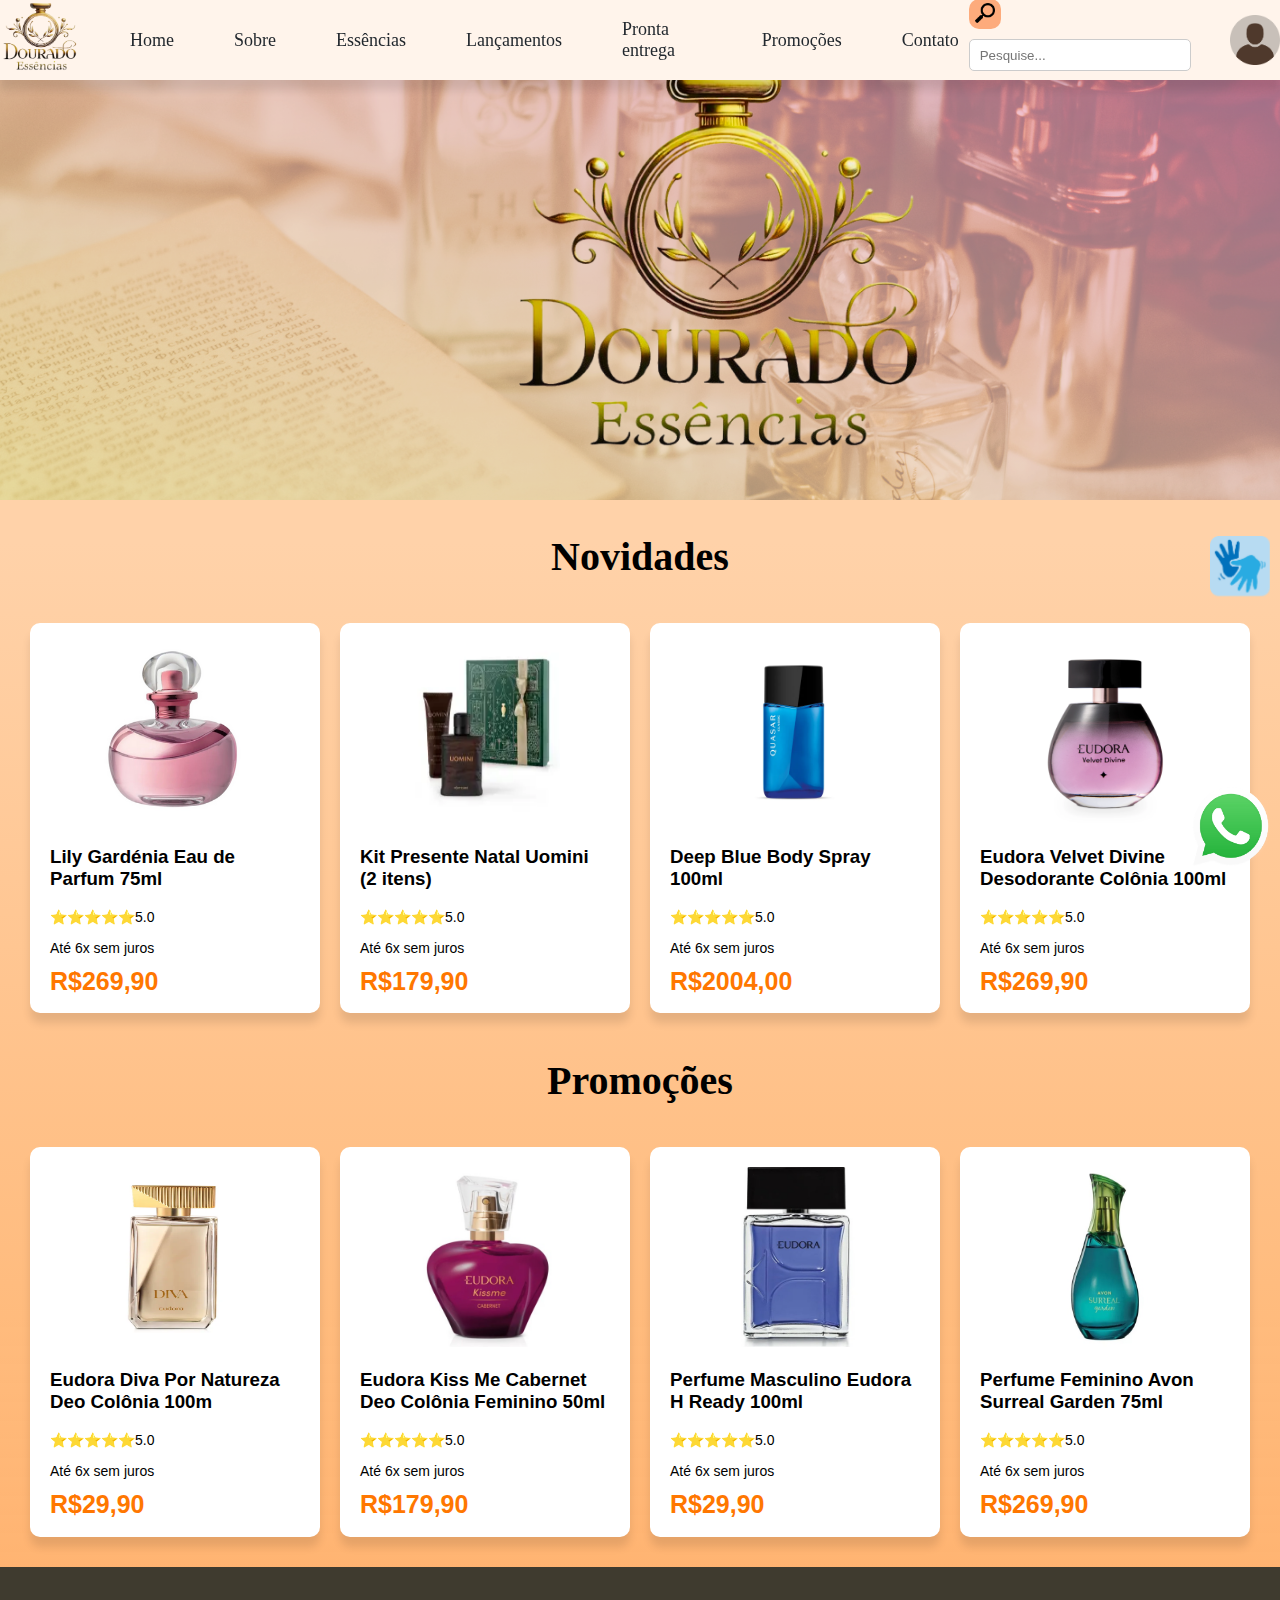
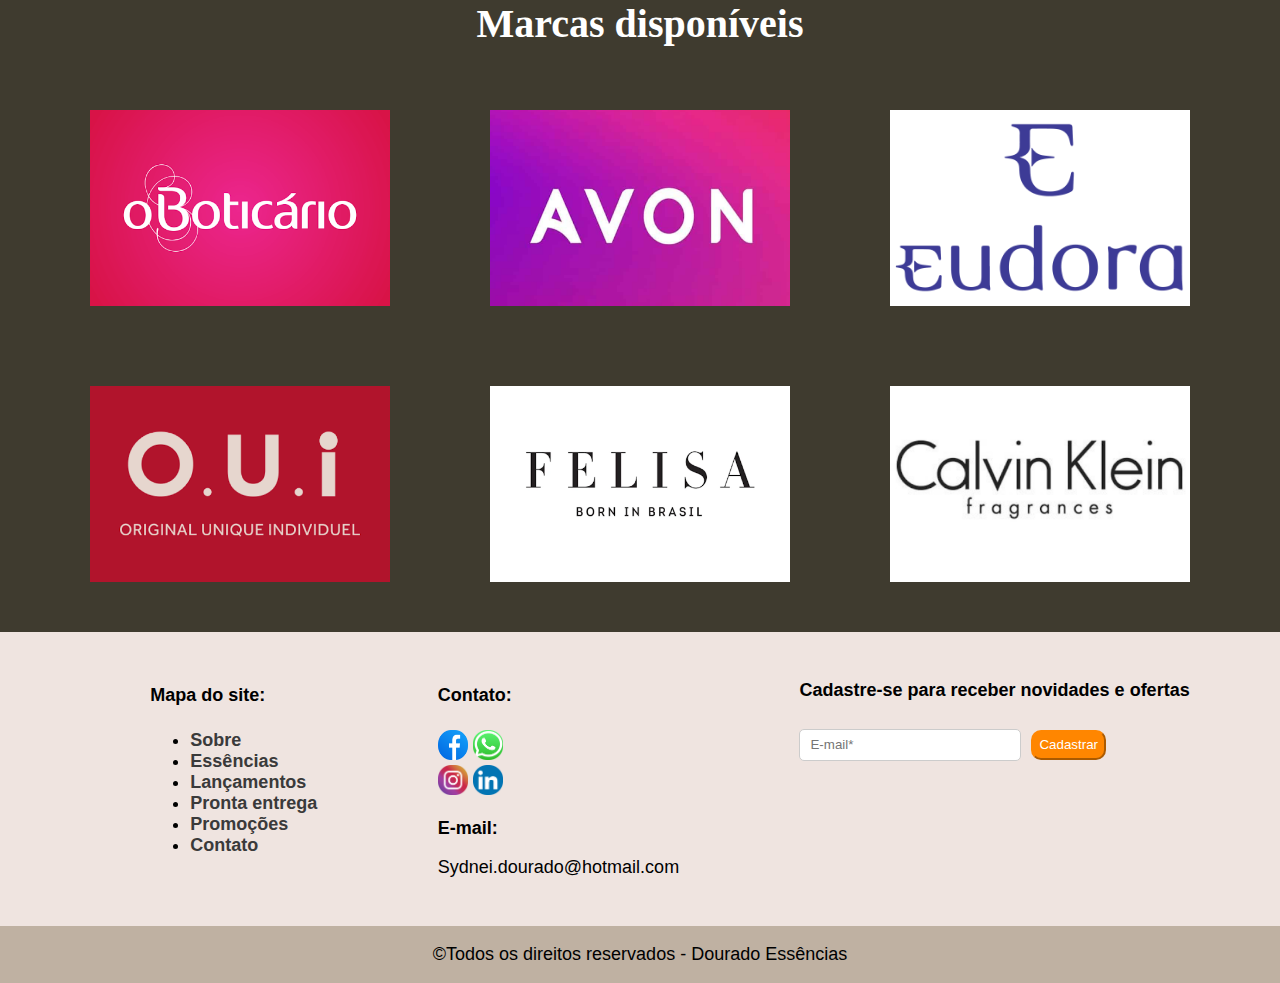
<file: index.html>
<!DOCTYPE html>

<html lang="PT-br">
    <head>
        <meta charset="UTF-8">
        <title>Home</title>
        <link rel="stylesheet" href="css/estilo.css">
    </head>

<body>

    <header id="cabecalho">
         <div class="LogoTopo"><a href="index.html"><img src="img/logo/golden.png" width="80px" height="70px" alt="Logo"></a></div>
         <nav class="menuTopo">
            <ul class="menus">
                <li><a href="index.html">Home</a></li>
                <li><a href="sobre.html">Sobre</a></li>
                <li><a href="essencias.html">Essências</a></li>
                <li><a href="lancamentos.html">Lançamentos</a></li>
                <li><a href="prontaentrega.html">Pronta entrega</a></li>
                <li><a href="promocoes.html">Promoções</a></li>
                <li><a href="contato.html">Contato</a></li>
            </ul>
        </nav>

        
        <form>
              <button type="submit"><img src="img/lupa2.png" width="20px" height="20px"></button>            
              <input type="text" id="nome" name="nome" placeholder="Pesquise..." required>
        </form>
        
        <img class="conta" src="img/logo/user.png">
    </header>


    <div class="containerBan">
        <div class="banners">
            <img src="img/banners/bannerHome.png" alt="Banner 1">
            <img src="img/banners/bannerperfu.png" alt="Banner 1">
            <img src="img/banners/bannerlanca.png" alt="Banner 1">
            <img src="img/banners/bannerpromo.png" alt="Banner 1">
        </div>
    </div>

    <h2>Novidades</h2>

    <div class="static">
      <a href="https://api.whatsapp.com/send/?phone=5518991753827&text&type=phone_number&app_absent=0" target="_blank" >
          <img src="img/sociais/logofixo.png" alt="Whatzap" width="100px" height="100px"></a>
    </div>

    <div class="static2">
      <a href="#">
          <img src="img/acessibi.png" alt="Acessibilidade" width="100px" height="100px"></a>
    </div>

  <section class="principal">
            <div class="perfume">

                    <div class="img">
                       <a href="produto.html" target="_blank"><img src="img/lancamentos/boticario/b1.png"
                            alt="Imagem ilustrativa"></a>
                    </div>

                    <div class="texto">
                        <h3>Lily Gardénia Eau de Parfum 75ml</h3>
                        <p>⭐⭐⭐⭐⭐5.0</p>
                        <span>Até 6x sem juros</span>
                        <h5>R$269,90</h5>
                    </div>

            </div>

            <div class="perfume">

                    <div class="img">
                         <a href="#" target="_blank"><img src="img/lancamentos/boticario/b2.png"
                            alt="Imagem ilustrativa"></a>
                    </div>

                    <div class="texto">
                        <h3>Kit Presente Natal Uomini (2 itens)</h3>
                        <p>⭐⭐⭐⭐⭐5.0</p>
                        <span>Até 6x sem juros</span>
                        <h5>R$179,90</h5>
                    </div>

            </div>

            <div class="perfume">

                    <div class="img">
                         <a href="#" target="_blank"><img src="img/lancamentos/boticario/b3.png"
                            alt="Imagem ilustrativa"></a>
                    </div>

                    <div class="texto">
                        <h3>Deep Blue Body Spray 100ml</h3>
                        <p>⭐⭐⭐⭐⭐5.0</p>
                        <span>Até 6x sem juros</span>
                        <h5>R$2004,00</h5>
                    </div>

            </div>

            <div class="perfume">

                    <div class="img">
                         <a href="#" target="_blank"><img src="img/lancamentos/eudora/e1.png"
                            alt="Imagem ilustrativa"></a>
                    </div>

                    <div class="texto">
                        <h3>Eudora Velvet Divine Desodorante Colônia 100ml</h3>
                        <p>⭐⭐⭐⭐⭐5.0</p>
                        <span>Até 6x sem juros</span>
                        <h5>R$269,90</h5>
                    </div>

            </div>

  </section>

    <h2>Promoções</h2>

    <section class="principal">
    <div class="perfume">

            <div class="img">
                 <a href="#" target="_blank"><img src="img/lancamentos/eudora/e2.png"
                            alt="Imagem ilustrativa"></a>
            </div>

            <div class="texto">
                <h3>Eudora Diva Por Natureza Deo Colônia 100m</h3>
                <p>⭐⭐⭐⭐⭐5.0</p>
                <span>Até 6x sem juros</span>
                <h5>R$29,90</h5>
            </div>

    </div>

    <div class="perfume">

            <div class="img">
                 <a href="#" target="_blank"><img src="img/lancamentos/eudora/e3.jpg"
                            alt="Imagem ilustrativa"></a>
            </div>

            <div class="texto">
                <h3>Eudora Kiss Me Cabernet Deo Colônia Feminino 50ml</h3>
                <p>⭐⭐⭐⭐⭐5.0</p>
                <span>Até 6x sem juros</span>
                <h5>R$179,90</h5>
            </div>

    </div>

    <div class="perfume">

            <div class="img">
                 <a href="#" target="_blank"><img src="img/lancamentos/eudora/e4.jpg"
                            alt="Imagem ilustrativa"></a>
            </div>

            <div class="texto">
                <h3>Perfume Masculino Eudora H Ready 100ml</h3>
                <p>⭐⭐⭐⭐⭐5.0</p>
                <span>Até 6x sem juros</span>
                <h5>R$29,90</h5>
            </div>

    </div>

    <div class="perfume">

            <div class="img">
                 <a href="#" target="_blank"><img src="img/lancamentos/avon/a1.jpg"
                            alt="Imagem ilustrativa"></a>
            </div>

            <div class="texto">
                <h3>Perfume Feminino Avon Surreal Garden 75ml</h3>
                <p>⭐⭐⭐⭐⭐5.0</p>
                <span>Até 6x sem juros</span>
                <h5>R$269,90</h5>
            </div>

    </div>

  </section>

  <section class="marcas">
     <h2 class="ou">Marcas disponíveis</h2>
      <div class="container">
          <img src="img/logo/oboticario.png">
          <img src="img/logo/avon.png">
          <img src="img/logo/eudora.png">
      </div>

      <div class="container">
          <img src="img/logo/oui.png">
          <img src="img/logo/felisa.png">
          <img src="img/logo/calvinklein.png">
      </div>

  </section>

    <footer>
        <div class="rodape">
           <div class="lista">
            <h4>Mapa do site:</h4>
            <ul>
                <li><a href="sobre.html">Sobre</a></li>
                <li><a href="essencias.html">Essências</a></li>
                <li><a href="lancamentos.html">Lançamentos</a></li>
                <li><a href="prontaentrega.html">Pronta entrega</a></li>
                <li><a href="promocoes.html">Promoções</a></li>
                <li><a href="contato.html">Contato</a></li>
            </ul>
           </div>

            <div class="sociais">
               <h4>Contato:</h4>
               <div class="imagem2">
                  <div>
                  <a href="https://www.facebook.com/?locale=pt_BR" target="_blank"><img src="img/sociais/f.png" alt="Facebook"></a>
                  <a href="https://api.whatsapp.com/send/?phone=5518991753827&text&type=phone_number&app_absent=0" target="_blank"><img src="img/sociais/w.png" alt="Whatzap"></a>
                  </div>
                  <div>
                  <a href="https://www.instagram.com/douradoessenciasoficial/?authuser=0" target="_blank"><img src="img/sociais/i.png" alt="Instagram"></a>
                  <a href="https://br.linkedin.com/?src=go-pa&trk=sem-ga_campid.12619604099_asid.149519181115_crid.657343811719_kw.linkedin_d.c_tid.kwd-148086543_n.g_mt.e_geo.9074152&mcid=6821526239111716925&cid=&gad_source=1&gclid=Cj0KCQiA6Ou5BhCrARIsAPoTxrAvm6RFYShI2Na01k1SKC3C0ymVZhNYUSRTkPeO3p3Soicb3PEamlQaAl6CEALw_wcB&gclsrc=aw.ds" target="_blank"><img src="img/sociais/l.png" alt="Linkedin"></a>
                  </div>
               </div>
               <div>
                 <p><b>E-mail:</b></p>
                 <p>Sydnei.dourado@hotmail.com</p>
               </div>
            </div>

            <div class="ofertas">
                <p><b>Cadastre-se para receber novidades e ofertas</b></p>
                <div class="questio">
                    <form>
                        <input type="text" id="mail" name="mail" placeholder="E-mail*" required>
                    </form>
                    <button type="submit" class="btnForm">Cadastrar</button>
                </div>
            </div>
        </div>

        <div class="direitos">
            <p>©Todos os direitos reservados - Dourado Essências</p>
        </div>
    </footer>

</body>
</html>
</file>
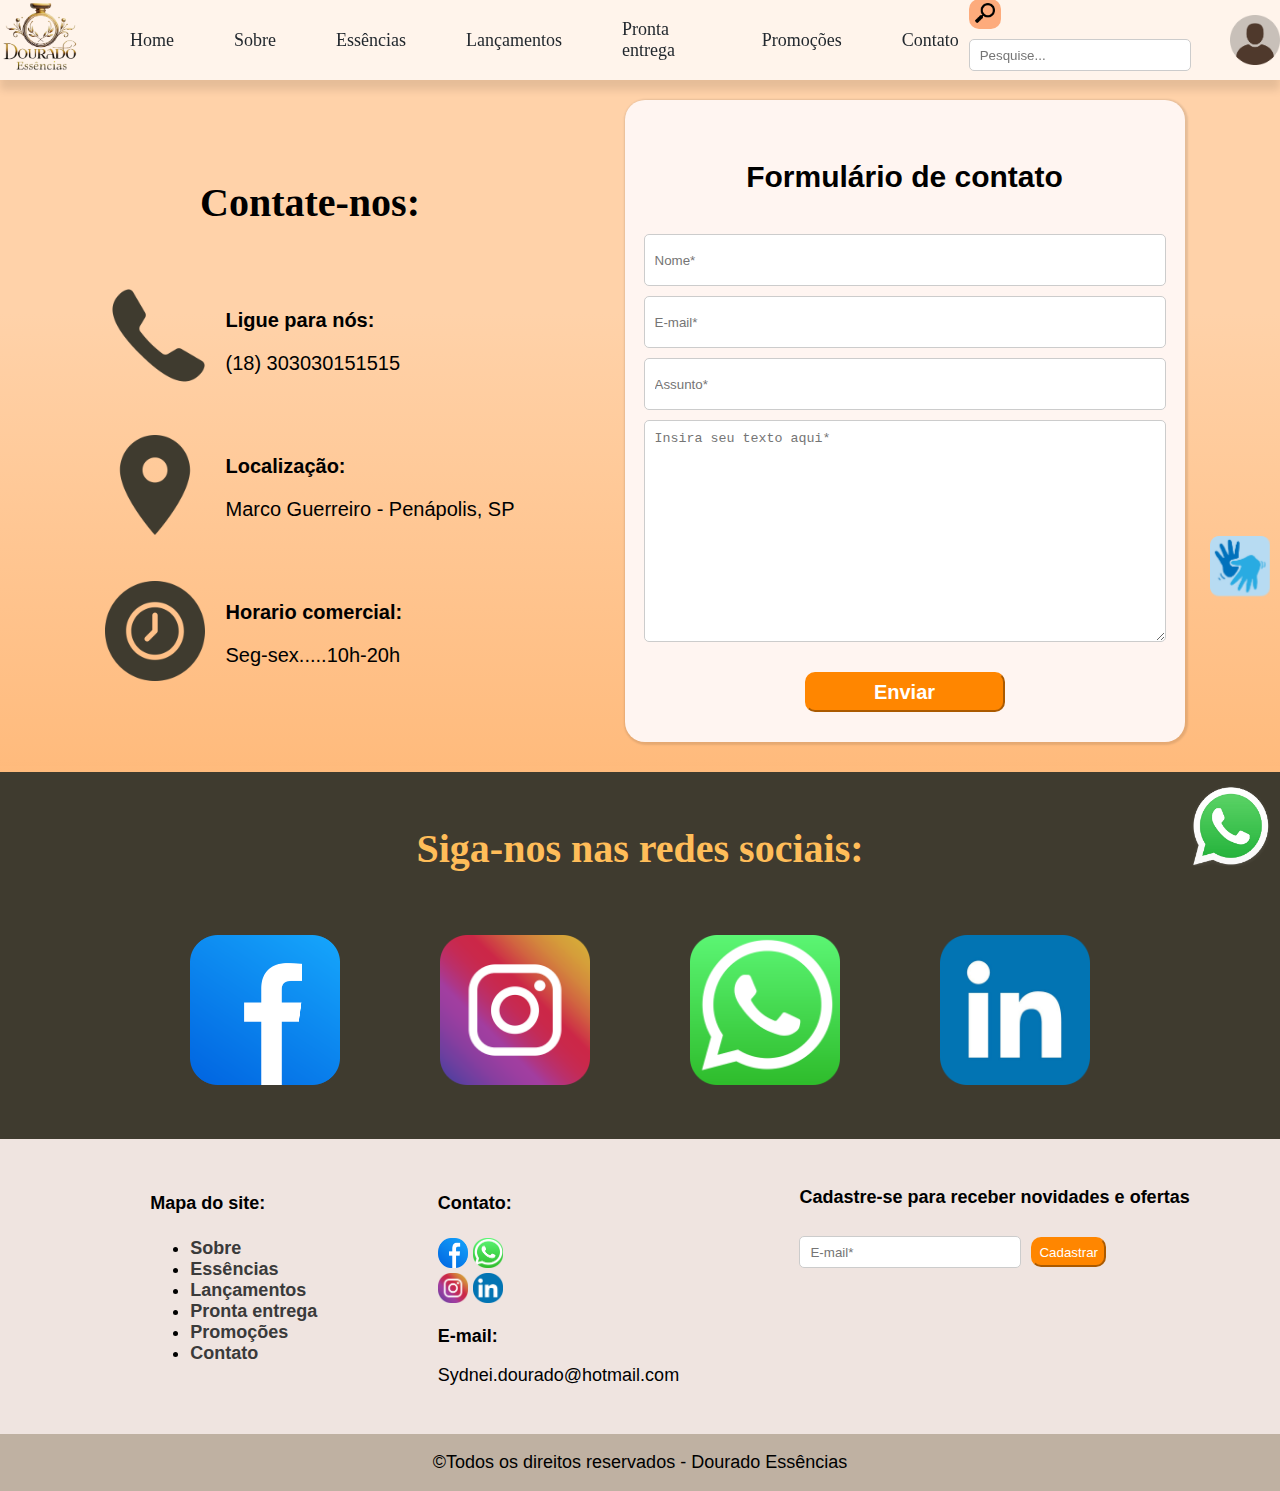
<file: contato.html>
<!DOCTYPE html>

<html lang="PT-br" xmlns="http://www.w3.org/1999/html">
    <head>
        <meta charset="UTF-8">
        <title>Contato</title>
        <link rel="stylesheet" href="css/estilo.css">
    </head>

<body>

    <header id="cabecalho">
         <div class="LogoTopo"><a href="index.html"><img src="img/logo/golden.png" width="80px" height="70px" alt="Logo"></a></div>
         <nav class="menuTopo">
            <ul class="menus">
                <li><a href="index.html">Home</a></li>
                <li><a href="sobre.html">Sobre</a></li>
                <li><a href="essencias.html">Essências</a></li>
                <li><a href="lancamentos.html">Lançamentos</a></li>
                <li><a href="prontaentrega.html">Pronta entrega</a></li>
                <li><a href="promocoes.html">Promoções</a></li>
                <li><a href="contato.html">Contato</a></li>
            </ul>
        </nav>

        <div>
        <form>
              <button type="submit"><img src="img/lupa2.png" width="20px" height="20px"></button>              <!-- <label for="nome"><img src="img/lupa2.png" width="20px" height="20px"></label>-->
              <input type="text" id="nome" name="nome" placeholder="Pesquise..." required>
        </form>
        </div>
        <img class="conta" src="img/logo/user.png">
    </header>

    <div class="static">
      <a href="https://api.whatsapp.com/send/?phone=5518991753827&text&type=phone_number&app_absent=0" target="_blank" >
          <img src="img/sociais/logofixo.png" alt="Whatzap" width="100px" height="100px"></a>
    </div>

     <div class="static2">
      <a href="#">
          <img src="img/acessibi.png" alt="Acessibilidade" width="100px" height="100px"></a>
    </div>

    <section class="contatoPai">

       <div class="contatoFilho">
            <div class="tituconFilho"><h2>Contate-nos:</h2></div>
                <div class="contatoNeto">
                    <div><img src="img/logo/telefone.png" alt="telefone"></div>
                    <div><p><b>Ligue para nós:</b></p>
                    <p>(18) 303030151515</p></div>
                </div>

                <div class="contatoNeto">
                    <div><img src="img/logo/ponto.png" alt="local"></div>
                    <div><p><b>Localização:</b></p>
                    <p>Marco Guerreiro - Penápolis, SP</p></div>
                </div>

                <div class="contatoNeto">
                    <div><img src="img/logo/hora.png" alt="hora"></div>
                    <div><p><b>Horario comercial:</b></p>
                    <p>Seg-sex.....10h-20h</p></div>
                </div>
       </div>

       <div class="contatoForm">

           <div><h3>Formulário de contato</h3></div>

           <div><form>
                <input type="text" id="Nom" name="Nome" placeholder="Nome*" required>
                <input type="text" id="email" name="email" placeholder="E-mail*" required>
                <input type="text" id="assunto" name="assunto" placeholder="Assunto*" required>
                <textarea placeholder="Insira seu texto aqui*"></textarea>
                <button type="submit">Enviar</button>
           </form></div>

       </div>

    </section>

    <section class="seguir">
        <div><h2>Siga-nos nas redes sociais:</h2></div>
        <div class="seguirIma">
            <a href="https://www.facebook.com/?locale=pt_BR" target="_blank"><img src="img/contato/face.png" alt="Logo Facebook"></a>
            <a href="https://www.instagram.com/douradoessenciasoficial/?authuser=0" target="_blank"><img src="img/contato/insta.png" alt="Logo Instagram"></a>
            <a href="https://api.whatsapp.com/send/?phone=5518991753827&text&type=phone_number&app_absent=0" target="_blank"><img src="img/contato/whats.png" alt="Logo Whatzap"></a>
            <a href="https://br.linkedin.com/" target="_blank"><img src="img/contato/linked.png" alt="Logo Linkedin"></a>
        </div>

    </section>

    <footer>
        <div class="rodape">
           <div class="lista">
            <h4>Mapa do site:</h4>
            <ul>
                <li><a href="sobre.html">Sobre</a></li>
                <li><a href="essencias.html">Essências</a></li>
                <li><a href="lancamentos.html">Lançamentos</a></li>
                <li><a href="prontaentrega.html">Pronta entrega</a></li>
                <li><a href="promocoes.html">Promoções</a></li>
                <li><a href="contato.html">Contato</a></li>
            </ul>
           </div>

            <div class="sociais">
               <h4>Contato:</h4>
               <div class="imagem2">
                  <div>
                  <a href="https://www.facebook.com/?locale=pt_BR" target="_blank"><img src="img/sociais/f.png" alt="Facebook"></a>
                  <a href="https://api.whatsapp.com/send/?phone=5518991753827&text&type=phone_number&app_absent=0" target="_blank"><img src="img/sociais/w.png" alt="Whatzap"></a>
                  </div>
                  <div>
                  <a href="https://www.instagram.com/douradoessenciasoficial/?authuser=0" target="_blank"><img src="img/sociais/i.png" alt="Instagram"></a>
                  <a href="https://br.linkedin.com/?src=go-pa&trk=sem-ga_campid.12619604099_asid.149519181115_crid.657343811719_kw.linkedin_d.c_tid.kwd-148086543_n.g_mt.e_geo.9074152&mcid=6821526239111716925&cid=&gad_source=1&gclid=Cj0KCQiA6Ou5BhCrARIsAPoTxrAvm6RFYShI2Na01k1SKC3C0ymVZhNYUSRTkPeO3p3Soicb3PEamlQaAl6CEALw_wcB&gclsrc=aw.ds" target="_blank"><img src="img/sociais/l.png" alt="Linkedin"></a>
                  </div>
               </div>
               <div>
                 <p><b>E-mail:</b></p>
                 <p>Sydnei.dourado@hotmail.com</p>
               </div>
            </div>

            <div class="ofertas">
                <p><b>Cadastre-se para receber novidades e ofertas</b></p>
                <div class="questio">
                    <form>
                        <input type="text" id="mail" name="mail" placeholder="E-mail*" required>
                    </form>
                    <button type="submit" class="btnForm">Cadastrar</button>
                </div>
            </div>
        </div>

        <div class="direitos">
            <p>©Todos os direitos reservados - Dourado Essências</p>
        </div>
    </footer>

</body>
</html>
</file>
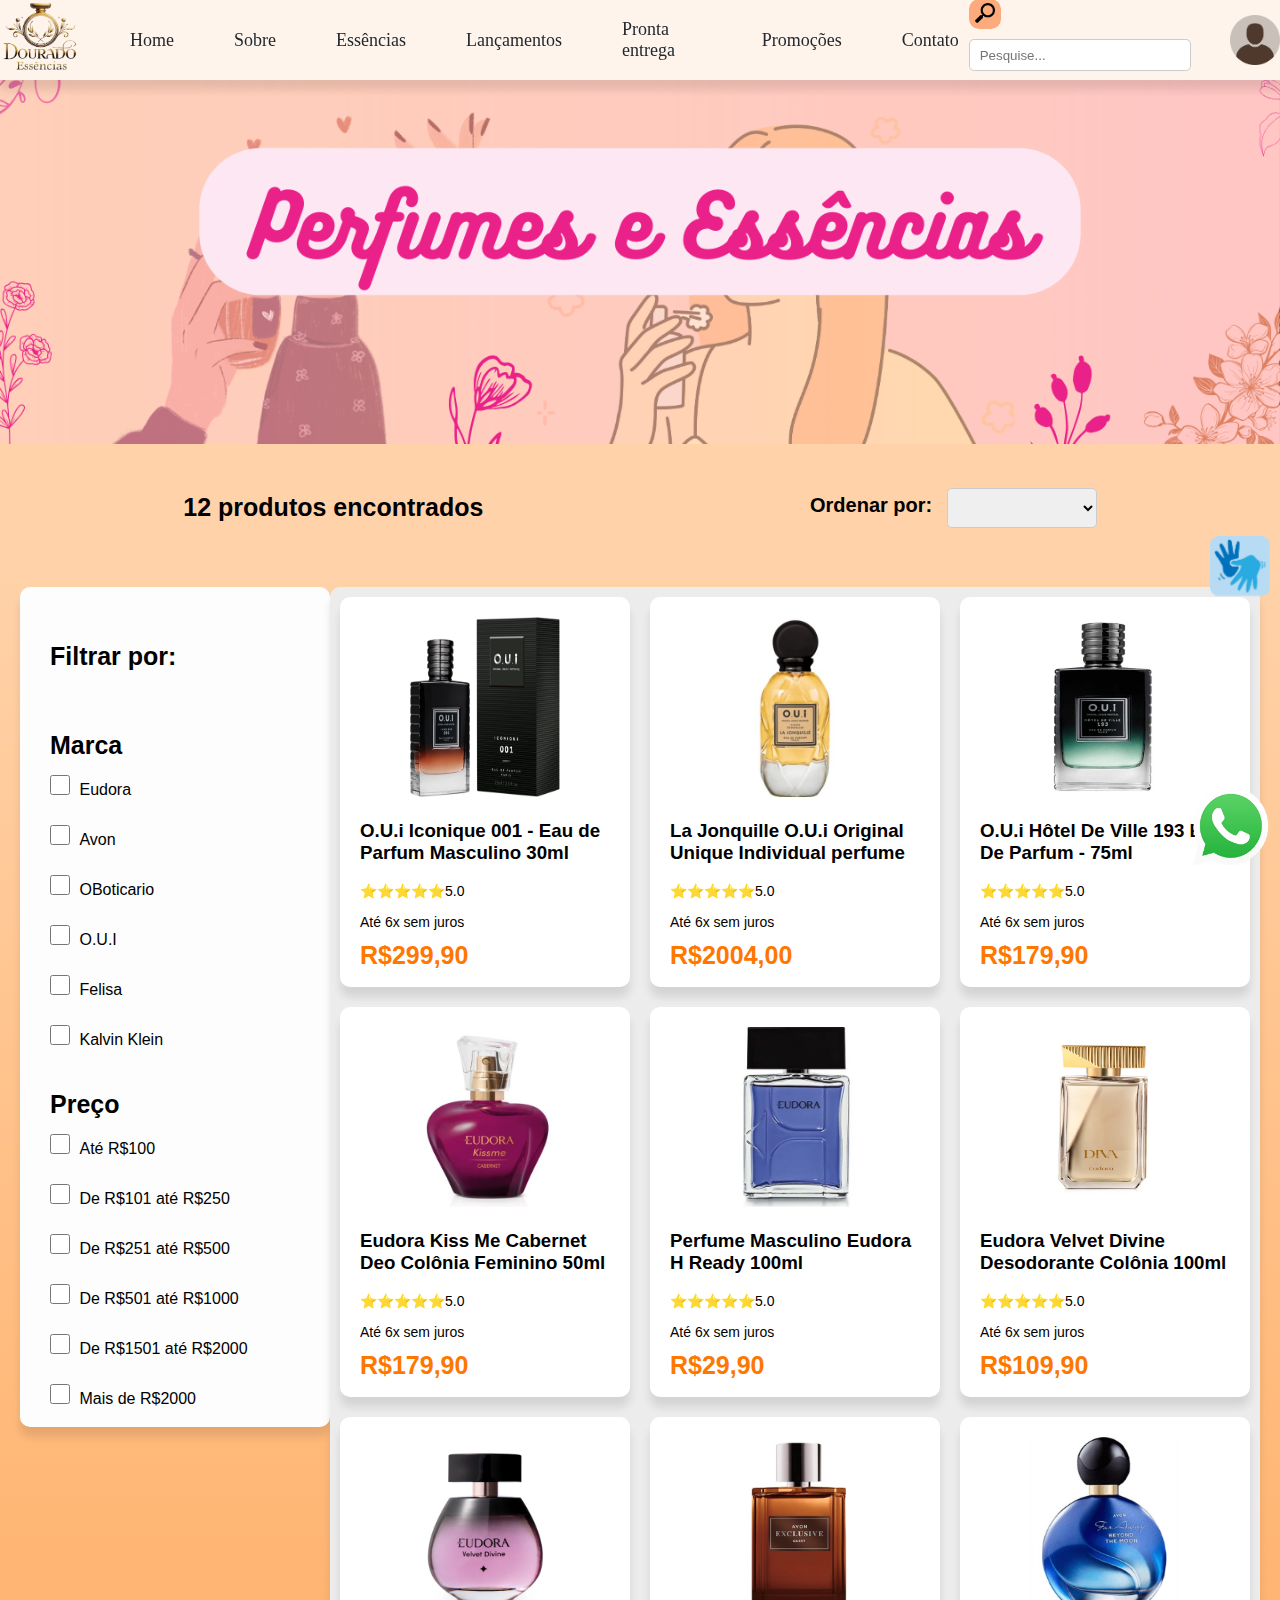
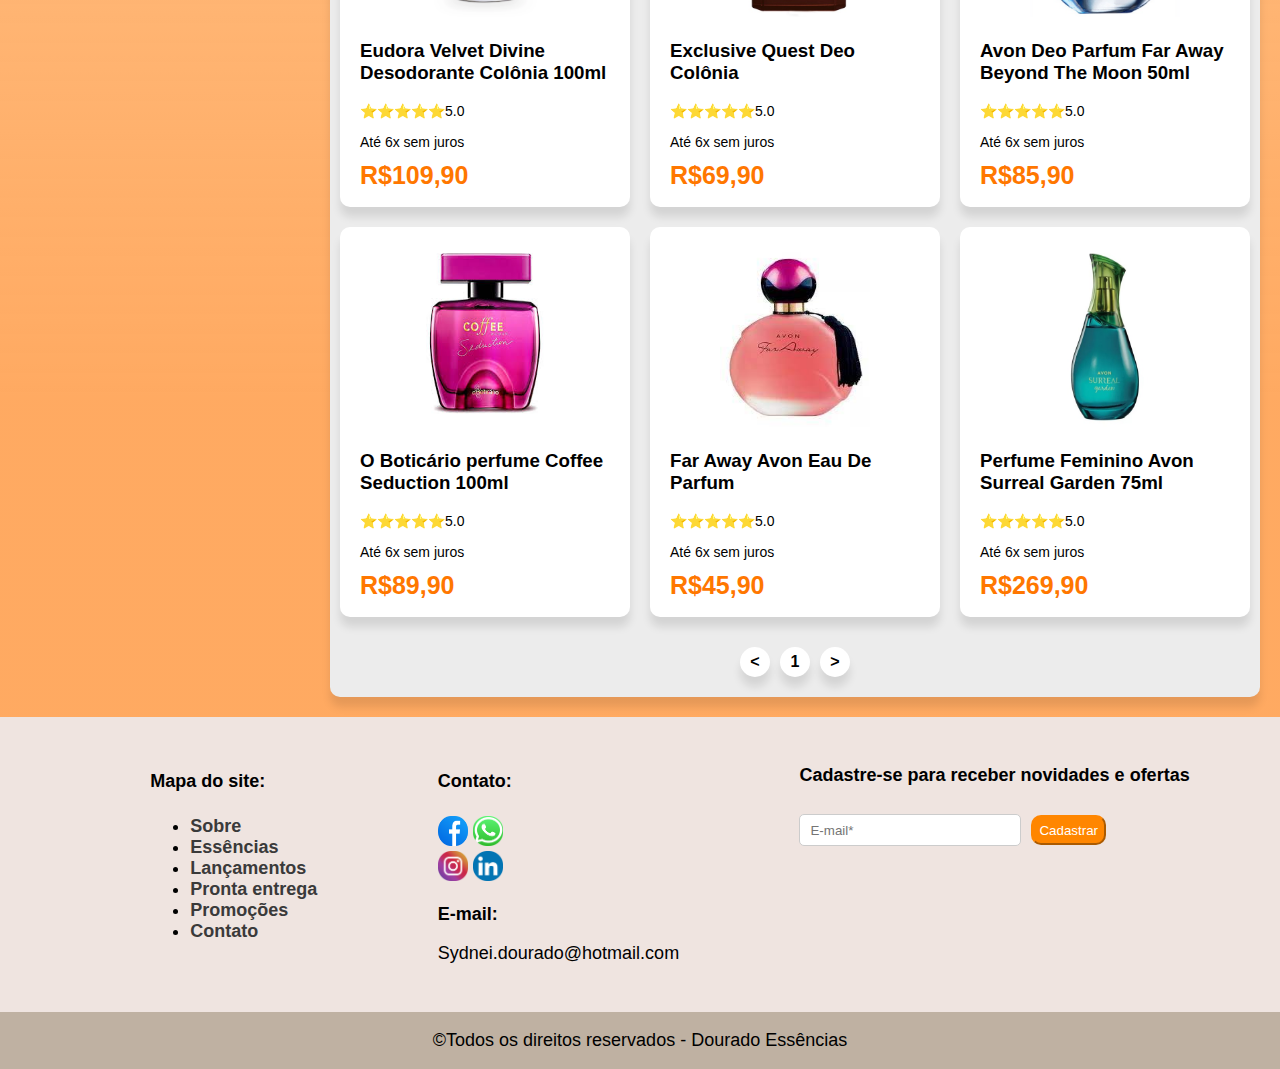
<file: essencias.html>
<!DOCTYPE html>

<html lang="PT-br">
    <head>
        <meta charset="UTF-8">
        <title>Essências</title>
        <link rel="stylesheet" href="css/estilo.css">
    </head>

<body>

    <header id="cabecalho">
         <div class="LogoTopo"><a href="index.html"><img src="img/logo/golden.png" width="80px" height="70px" alt="Logo"></a></div>
         <nav class="menuTopo">
            <ul class="menus">
                <li><a href="index.html">Home</a></li>
                <li><a href="sobre.html">Sobre</a></li>
                <li><a href="essencias.html">Essências</a></li>
                <li><a href="lancamentos.html">Lançamentos</a></li>
                <li><a href="prontaentrega.html">Pronta entrega</a></li>
                <li><a href="promocoes.html">Promoções</a></li>
                <li><a href="contato.html">Contato</a></li>
            </ul>
        </nav>

        <div>
        <form>
              <button type="submit"><img src="img/lupa2.png" width="20px" height="20px"></button>              <!-- <label for="nome"><img src="img/lupa2.png" width="20px" height="20px"></label>-->
              <input type="text" id="nome" name="nome" placeholder="Pesquise..." required>
        </form>
        </div>
        <img class="conta" src="img/logo/user.png">
    </header>

    <div class="static">
      <a href="https://api.whatsapp.com/send/?phone=5518991753827&text&type=phone_number&app_absent=0" target="_blank" >
          <img src="img/sociais/logofixo.png" alt="Whatzap" width="100px" height="100px"></a>
    </div>

     <div class="static2">
      <a href="#">
          <img src="img/acessibi.png" alt="Acessibilidade" width="100px" height="100px"></a>
    </div>

     <img src="img/banners/bannerperfu.png" alt="Banner do site" width="100%">

    <section class="inicio">
    <div>
        <h3>12 produtos encontrados</h3>
    </div>

    <div>
        <form>
            <label for="ordenar"><b>Ordenar por:</b></label>
            <select id="ordenar" name="ordenar">
                <option hidden=""></option>
                <option value="popular">Popularidade</option>
                <option value="ordem">Ordem alfabética</option>
                <option value="caros">Mais caros</option>
                <option value="baratos">Mais baratos</option>
            </select>
        </form>
    </div>
    </section>

    <section class="geral">
     <div class="filtro">
       <h3>Filtrar por:</h3>

        <div class="formulario1">
        <h3>Marca</h3>
        <form>
             <div><input id="eudora" name="eudora" type="checkbox">
             <label for="eudora">Eudora</label></div>

             <div><input id="Avon" name="Avon" type="checkbox">
             <label for="Avon">Avon</label></div>

             <div><input id="oBoticario" name="OBoticario" type="checkbox">
             <label for="oBoticario">OBoticario</label></div>

             <div><input id="oui" name="oui" type="checkbox">
             <label for="oui">O.U.I</label></div>

             <div><input id="felisa" name="felisa" type="checkbox">
             <label for="felisa">Felisa</label></div>

             <div><input id="kalvinKlein" name="kalvinKlein" type="checkbox">
             <label for="kalvinKlein">Kalvin Klein</label></div>
        </form>
        </div>

        <div class="formulario1">
        <h3>Preço</h3>
        <form>
            <div><input id="preco1" name="preco1" type="checkbox">
             <label for="preco1">Até R$100</label></div>

             <div><input id="preco2" name="preco2" type="checkbox">
             <label for="preco2">De R$101 até R$250</label></div>

             <div><input id="preco3" name="preco3" type="checkbox">
             <label for="preco3">De R$251 até R$500</label></div>

             <div><input id="preco4" name="preco4" type="checkbox">
             <label for="preco4">De R$501 até R$1000</label></div>

             <div><input id="preco5" name="preco5" type="checkbox">
             <label for="preco5">De R$1501 até R$2000</label></div>

             <div><input id="preco6" name="preco6" type="checkbox">
             <label for="preco6">Mais de R$2000</label></div>
        </form>
        </div>
     </div>

     <div class="produtos">

         <div class="linha">
             <div class="perfume">

                    <div class="img">
                       <a href="#" target="_blank"><img src="img/lancamentos/oui/o4.jpg"
                            alt="Imagem ilustrativa"></a>
                    </div>

                    <div class="texto">
                        <h3>O.U.i Iconique 001 - Eau de Parfum Masculino 30ml</h3>
                        <p>⭐⭐⭐⭐⭐5.0</p>
                        <span>Até 6x sem juros</span>
                        <h5>R$299,90</h5>
                    </div>
             </div>

             <div class="perfume">

                    <div class="img">
                       <a href="#" target="_blank"><img src="img/lancamentos/oui/o3.jpg"
                            alt="Imagem ilustrativa"></a>
                    </div>

                    <div class="texto">
                        <h3>La Jonquille O.U.i Original Unique Individual perfume</h3>
                        <p>⭐⭐⭐⭐⭐5.0</p>
                        <span>Até 6x sem juros</span>
                        <h5>R$2004,00</h5>
                    </div>
             </div>

             <div class="perfume">

                    <div class="img">
                       <a href="#" target="_blank"><img src="img/lancamentos/oui/o2.jpg"
                            alt="Imagem ilustrativa"></a>
                    </div>

                    <div class="texto">
                        <h3>O.U.i Hôtel De Ville 193 Eau De Parfum - 75ml</h3>
                        <p>⭐⭐⭐⭐⭐5.0</p>
                        <span>Até 6x sem juros</span>
                        <h5>R$179,90</h5>
                    </div>
             </div>
         </div>

         <div class="linha">
             <div class="perfume">

                    <div class="img">
                       <a href="#" target="_blank"><img src="img/lancamentos/eudora/e3.jpg"
                            alt="Imagem ilustrativa"></a>
                    </div>

                    <div class="texto">
                        <h3>Eudora Kiss Me Cabernet Deo Colônia Feminino 50ml</h3>
                        <p>⭐⭐⭐⭐⭐5.0</p>
                        <span>Até 6x sem juros</span>
                        <h5>R$179,90</h5>
                    </div>
             </div>

             <div class="perfume">

                    <div class="img">
                       <a href="#" target="_blank"><img src="img/lancamentos/eudora/e4.jpg"
                            alt="Imagem ilustrativa"></a>
                    </div>

                    <div class="texto">
                        <h3>Perfume Masculino Eudora H Ready 100ml</h3>
                        <p>⭐⭐⭐⭐⭐5.0</p>
                        <span>Até 6x sem juros</span>
                        <h5>R$29,90</h5>
                    </div>
             </div>

             <div class="perfume">

                    <div class="img">
                       <a href="#" target="_blank"><img src="img/lancamentos/eudora/e2.png"
                            alt="Imagem ilustrativa"></a>
                    </div>

                    <div class="texto">
                        <h3>Eudora Velvet Divine Desodorante Colônia 100ml</h3>
                        <p>⭐⭐⭐⭐⭐5.0</p>
                        <span>Até 6x sem juros</span>
                        <h5>R$109,90</h5>
                    </div>
             </div>
         </div>

         <div class="linha">
             <div class="perfume">

                    <div class="img">
                       <a href="#" target="_blank"><img src="img/lancamentos/eudora/e1.png"
                            alt="Imagem ilustrativa"></a>
                    </div>

                    <div class="texto">
                        <h3>Eudora Velvet Divine Desodorante Colônia 100ml</h3>
                        <p>⭐⭐⭐⭐⭐5.0</p>
                        <span>Até 6x sem juros</span>
                        <h5>R$109,90</h5>
                    </div>
             </div>

             <div class="perfume">

                    <div class="img">
                       <a href="#" target="_blank"><img src="img/lancamentos/avon/a2.jpg"
                            alt="Imagem ilustrativa"></a>
                    </div>

                    <div class="texto">
                        <h3>Exclusive Quest Deo Colônia</h3>
                        <p>⭐⭐⭐⭐⭐5.0</p>
                        <span>Até 6x sem juros</span>
                        <h5>R$69,90</h5>
                    </div>
             </div>

             <div class="perfume">

                    <div class="img">
                       <a href="#" target="_blank"><img src="img/lancamentos/avon/a3.jpg"
                            alt="Imagem ilustrativa"></a>
                    </div>

                    <div class="texto">
                        <h3>Avon Deo Parfum Far Away Beyond The Moon 50ml</h3>
                        <p>⭐⭐⭐⭐⭐5.0</p>
                        <span>Até 6x sem juros</span>
                        <h5>R$85,90</h5>
                    </div>
             </div>
         </div>

         <div class="linha">
             <div class="perfume">

                    <div class="img">
                       <a href="#" target="_blank"><img src="img/lancamentos/boticario/b4.jpg"
                            alt="Imagem ilustrativa"></a>
                    </div>

                    <div class="texto">
                        <h3>O Boticário perfume Coffee Seduction 100ml</h3>
                        <p>⭐⭐⭐⭐⭐5.0</p>
                        <span>Até 6x sem juros</span>
                        <h5>R$89,90</h5>
                    </div>
             </div>

             <div class="perfume">

                    <div class="img">
                       <a href="#" target="_blank"><img src="img/lancamentos/avon/a4.jpg"
                            alt="Imagem ilustrativa"></a>
                    </div>

                    <div class="texto">
                        <h3>Far Away Avon Eau De Parfum</h3>
                        <p>⭐⭐⭐⭐⭐5.0</p>
                        <span>Até 6x sem juros</span>
                        <h5>R$45,90</h5>
                    </div>
             </div>

             <div class="perfume">

                    <div class="img">
                       <a href="#" target="_blank"><img src="img/lancamentos/avon/a1.jpg"
                            alt="Imagem ilustrativa"></a>
                    </div>

                    <div class="texto">
                        <h3>Perfume Feminino Avon Surreal Garden 75ml</h3>
                        <p>⭐⭐⭐⭐⭐5.0</p>
                        <span>Até 6x sem juros</span>
                        <h5>R$269,90</h5>
                    </div>
             </div>
         </div>

         <div class="navegacao">
             <div><a href="#"><b><</b></a></div>
             <div><a href="#"><b>1</b></a></div>
             <div><a href="#"><b>></b></a></div>
         </div>
     </div>

    </section>


   <footer>
        <div class="rodape">
           <div class="lista">
            <h4>Mapa do site:</h4>
            <ul>
                <li><a href="sobre.html">Sobre</a></li>
                <li><a href="essencias.html">Essências</a></li>
                <li><a href="lancamentos.html">Lançamentos</a></li>
                <li><a href="prontaentrega.html">Pronta entrega</a></li>
                <li><a href="promocoes.html">Promoções</a></li>
                <li><a href="contato.html">Contato</a></li>
            </ul>
           </div>

            <div class="sociais">
               <h4>Contato:</h4>
               <div class="imagem2">
                  <div>
                  <a href="https://www.facebook.com/?locale=pt_BR" target="_blank"><img src="img/sociais/f.png" alt="Facebook"></a>
                  <a href="https://api.whatsapp.com/send/?phone=5518991753827&text&type=phone_number&app_absent=0" target="_blank"><img src="img/sociais/w.png" alt="Whatzap"></a>
                  </div>
                  <div>
                  <a href="https://www.instagram.com/douradoessenciasoficial/?authuser=0" target="_blank"><img src="img/sociais/i.png" alt="Instagram"></a>
                  <a href="https://br.linkedin.com/?src=go-pa&trk=sem-ga_campid.12619604099_asid.149519181115_crid.657343811719_kw.linkedin_d.c_tid.kwd-148086543_n.g_mt.e_geo.9074152&mcid=6821526239111716925&cid=&gad_source=1&gclid=Cj0KCQiA6Ou5BhCrARIsAPoTxrAvm6RFYShI2Na01k1SKC3C0ymVZhNYUSRTkPeO3p3Soicb3PEamlQaAl6CEALw_wcB&gclsrc=aw.ds" target="_blank"><img src="img/sociais/l.png" alt="Linkedin"></a>
                  </div>
               </div>
               <div>
                 <p><b>E-mail:</b></p>
                 <p>Sydnei.dourado@hotmail.com</p>
               </div>
            </div>

            <div class="ofertas">
                <p><b>Cadastre-se para receber novidades e ofertas</b></p>
                <div class="questio">
                    <form>
                        <input type="text" id="mail" name="mail" placeholder="E-mail*" required>
                    </form>
                    <button type="submit" class="btnForm">Cadastrar</button>
                </div>
            </div>
        </div>

        <div class="direitos">
            <p>©Todos os direitos reservados - Dourado Essências</p>
        </div>
    </footer>

</body>
</html>
</file>
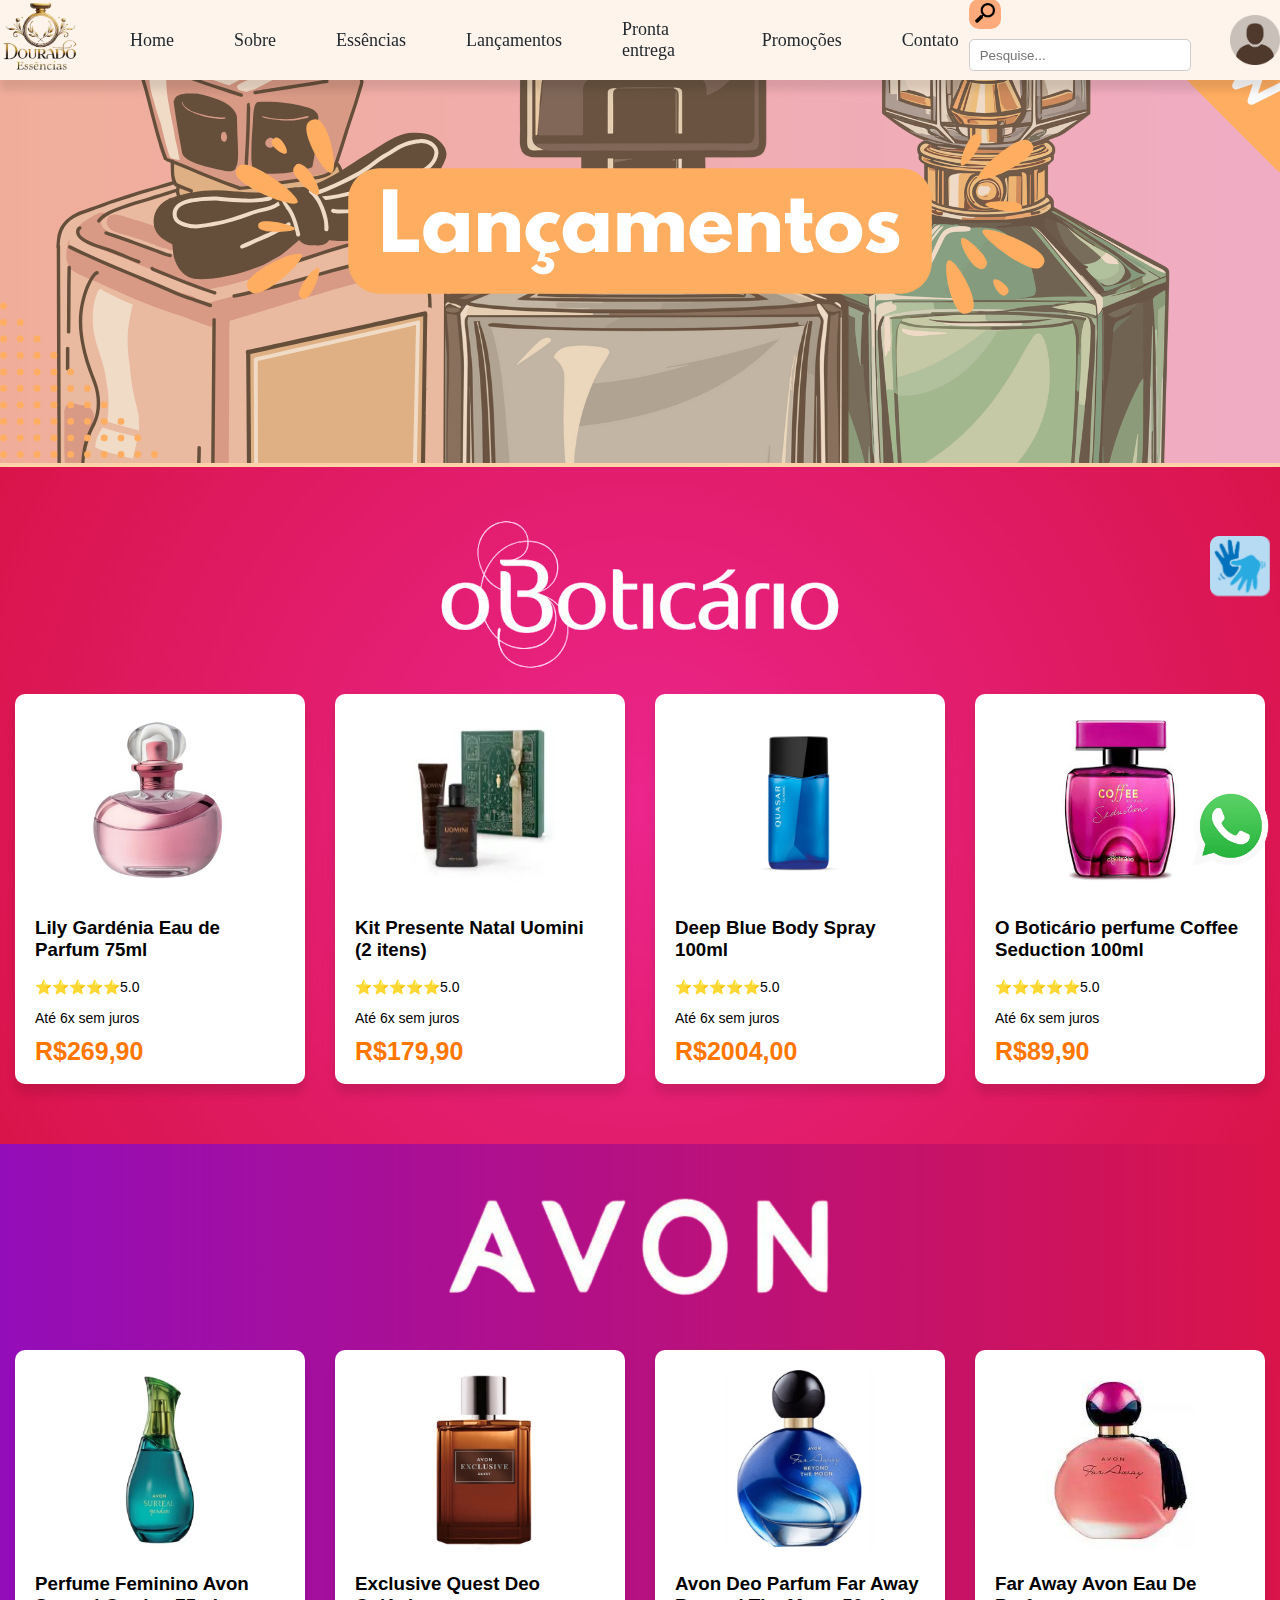
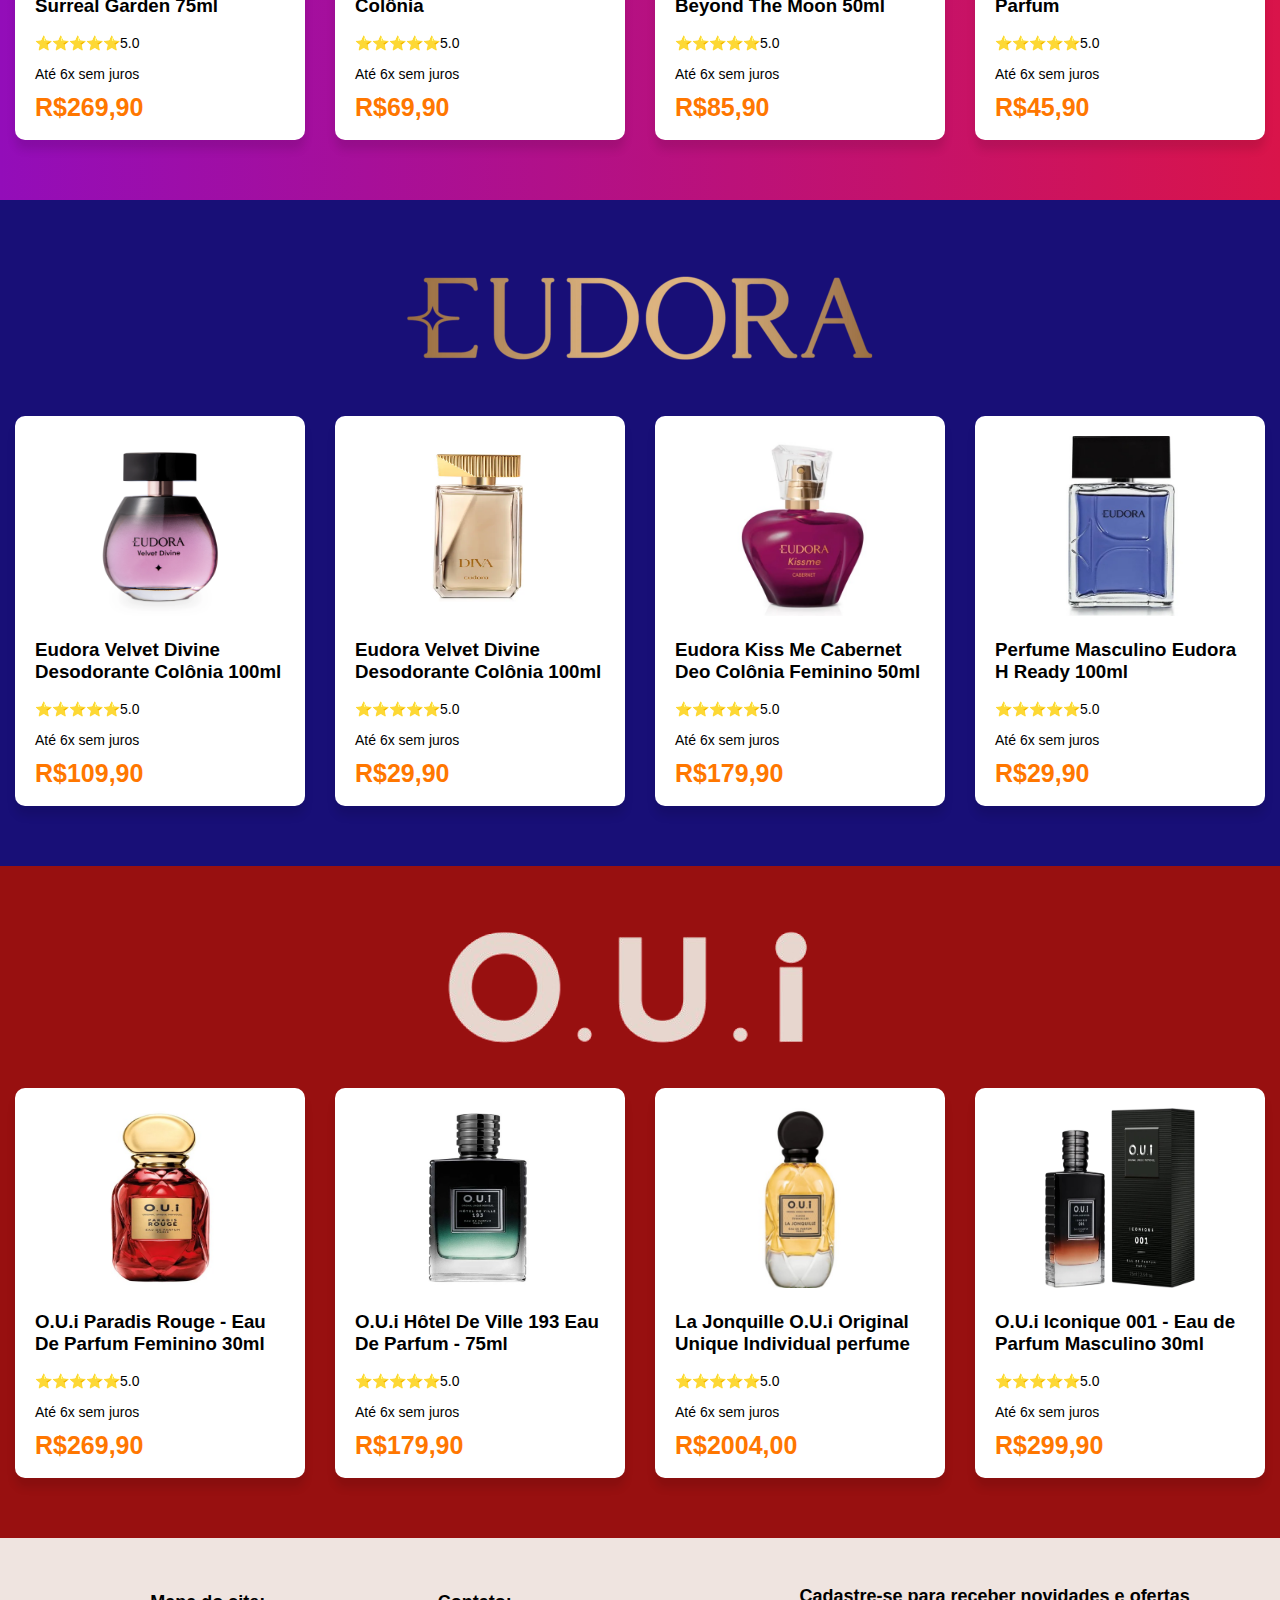
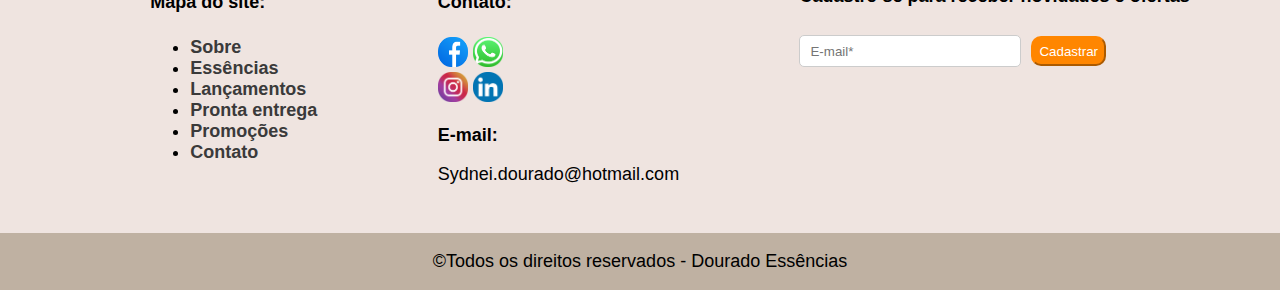
<file: lancamentos.html>
<!DOCTYPE html>

<html lang="PT-br" xmlns="http://www.w3.org/1999/html">
    <head>
        <meta charset="UTF-8">
        <title>Lançamentos</title>
        <link rel="stylesheet" href="css/estilo.css">
    </head>

<body>

    <header id="cabecalho">
         <div class="LogoTopo"><a href="index.html"><img src="img/logo/golden.png" width="80px" height="70px" alt="Logo"></a></div>
         <nav class="menuTopo">
            <ul class="menus">
                <li><a href="index.html">Home</a></li>
                <li><a href="sobre.html">Sobre</a></li>
                <li><a href="essencias.html">Essências</a></li>
                <li><a href="lancamentos.html">Lançamentos</a></li>
                <li><a href="prontaentrega.html">Pronta entrega</a></li>
                <li><a href="promocoes.html">Promoções</a></li>
                <li><a href="contato.html">Contato</a></li>
            </ul>
        </nav>

        <div>
        <form>
              <button type="submit"><img src="img/lupa2.png" width="20px" height="20px"></button>              <!-- <label for="nome"><img src="img/lupa2.png" width="20px" height="20px"></label>-->
              <input type="text" id="nome" name="nome" placeholder="Pesquise..." required>
        </form>
        </div>
        <img class="conta" src="img/logo/user.png">
    </header>

   <div class="static">
      <a href="https://api.whatsapp.com/send/?phone=5518991753827&text&type=phone_number&app_absent=0" target="_blank" >
          <img src="img/sociais/logofixo.png" alt="Whatzap" width="100px" height="100px"></a>
    </div>

     <div class="static2">
      <a href="#">
          <img src="img/acessibi.png" alt="Acessibilidade" width="100px" height="100px"></a>
    </div>

   <img src="img/banners/bannerlanca.png" alt="Banner do site" width="100%">

        <section class="boticario">
        <div class="imglan"><img src="img/lanlogo/oboticariolan.png"></div>

            <div class="percontainer">
                  <div class="perfume">

                        <div class="img">
                           <a href="produto.html" target="_blank"><img src="img/lancamentos/boticario/b1.png"
                                alt="Imagem ilustrativa"></a>
                        </div>

                        <div class="texto">
                            <h3>Lily Gardénia Eau de Parfum 75ml</h3>
                            <p>⭐⭐⭐⭐⭐5.0</p>
                            <span>Até 6x sem juros</span>
                            <h5>R$269,90</h5>
                        </div>

                </div>

                <div class="perfume">

                        <div class="img">
                             <a href="#" target="_blank"><img src="img/lancamentos/boticario/b2.png"
                                alt="Imagem ilustrativa"></a>
                        </div>

                        <div class="texto">
                            <h3>Kit Presente Natal Uomini (2 itens)</h3>
                            <p>⭐⭐⭐⭐⭐5.0</p>
                            <span>Até 6x sem juros</span>
                            <h5>R$179,90</h5>
                        </div>

                </div>

                <div class="perfume">

                        <div class="img">
                             <a href="#" target="_blank"><img src="img/lancamentos/boticario/b3.png"
                                alt="Imagem ilustrativa"></a>
                        </div>

                        <div class="texto">
                            <h3>Deep Blue Body Spray 100ml</h3>
                            <p>⭐⭐⭐⭐⭐5.0</p>
                            <span>Até 6x sem juros</span>
                            <h5>R$2004,00</h5>
                        </div>

                </div>

                <div class="perfume">

                <div class="img">
                     <a href="#" target="_blank"><img src="img/lancamentos/boticario/b4.jpg"
                                alt="Imagem ilustrativa"></a>
                </div>

                <div class="texto">
                    <h3>O Boticário perfume Coffee Seduction 100ml</h3>
                    <p>⭐⭐⭐⭐⭐5.0</p>
                    <span>Até 6x sem juros</span>
                    <h5>R$89,90</h5>
                </div>

            </div>

        </div>
        </section>



        <section class="avon">
        <div class="imglan"><img src="img/lanlogo/avonlan.png"></div>

            <div class="percontainer">

                  <div class="perfume">

                        <div class="img">
                           <a href="produto.html" target="_blank"><img src="img/lancamentos/avon/a1.jpg"
                                alt="Imagem ilustrativa"></a>
                        </div>

                        <div class="texto">
                            <h3>Perfume Feminino Avon Surreal Garden 75ml</h3>
                            <p>⭐⭐⭐⭐⭐5.0</p>
                            <span>Até 6x sem juros</span>
                            <h5>R$269,90</h5>
                        </div>

                </div>

                <div class="perfume">

                        <div class="img">
                             <a href="#" target="_blank"><img src="img/lancamentos/avon/a2.jpg"
                                alt="Imagem ilustrativa"></a>
                        </div>

                        <div class="texto">
                            <h3>Exclusive Quest Deo Colônia</h3>
                            <p>⭐⭐⭐⭐⭐5.0</p>
                            <span>Até 6x sem juros</span>
                            <h5>R$69,90</h5>
                        </div>

                </div>

                <div class="perfume">

                        <div class="img">
                             <a href="#" target="_blank"><img src="img/lancamentos/avon/a3.jpg"
                                alt="Imagem ilustrativa"></a>
                        </div>

                        <div class="texto">
                            <h3>Avon Deo Parfum Far Away Beyond The Moon 50ml</h3>
                            <p>⭐⭐⭐⭐⭐5.0</p>
                            <span>Até 6x sem juros</span>
                            <h5>R$85,90</h5>
                        </div>

                </div>

                <div class="perfume">

                <div class="img">
                     <a href="#" target="_blank"><img src="img/lancamentos/avon/a4.jpg"
                                alt="Imagem ilustrativa"></a>
                </div>

                <div class="texto">
                    <h3>Far Away Avon Eau De Parfum</h3>
                    <p>⭐⭐⭐⭐⭐5.0</p>
                    <span>Até 6x sem juros</span>
                    <h5>R$45,90</h5>
                </div>

            </div>

        </div>
        </section>

        <section class="eudora">
        <div class="imglan"><img src="img/lanlogo/eudoralan.png"></h3></div>

            <div class="percontainer">

                  <div class="perfume">

                        <div class="img">
                           <a href="#" target="_blank"><img src="img/lancamentos/eudora/e1.png"
                                alt="Imagem ilustrativa"></a>
                        </div>

                        <div class="texto">
                            <h3>Eudora Velvet Divine Desodorante Colônia 100ml</h3>
                            <p>⭐⭐⭐⭐⭐5.0</p>
                            <span>Até 6x sem juros</span>
                            <h5>R$109,90</h5>
                        </div>

                </div>

                <div class="perfume">

                        <div class="img">
                             <a href="#" target="_blank"><img src="img/lancamentos/eudora/e2.png"
                                alt="Imagem ilustrativa"></a>
                        </div>

                        <div class="texto">
                            <h3>Eudora Velvet Divine Desodorante Colônia 100ml </h3>
                            <p>⭐⭐⭐⭐⭐5.0</p>
                            <span>Até 6x sem juros</span>
                            <h5>R$29,90</h5>
                        </div>

                </div>

                <div class="perfume">

                        <div class="img">
                             <a href="#" target="_blank"><img src="img/lancamentos/eudora/e3.jpg"
                                alt="Imagem ilustrativa"></a>
                        </div>

                        <div class="texto">
                            <h3>Eudora Kiss Me Cabernet Deo Colônia Feminino 50ml</h3>
                            <p>⭐⭐⭐⭐⭐5.0</p>
                            <span>Até 6x sem juros</span>
                            <h5>R$179,90</h5>
                        </div>

                </div>

                <div class="perfume">

                <div class="img">
                     <a href="#" target="_blank"><img src="img/lancamentos/eudora/e4.jpg"
                                alt="Imagem ilustrativa"></a>
                </div>

                <div class="texto">
                    <h3>Perfume Masculino Eudora H Ready 100ml</h3>
                    <p>⭐⭐⭐⭐⭐5.0</p>
                    <span>Até 6x sem juros</span>
                    <h5>R$29,90</h5>
                </div>

            </div>

        </div>
        </section>



        <section class="oui">
        <div class="imglan"><img src="img/lanlogo/ouilan.png"></div>

            <div class="percontainer">

                  <div class="perfume">

                        <div class="img">
                           <a href="#" target="_blank"><img src="img/lancamentos/oui/o1.jpg"
                                alt="Imagem ilustrativa"></a>
                        </div>

                        <div class="texto">
                            <h3>O.U.i Paradis Rouge - Eau De Parfum Feminino 30ml</h3>
                            <p>⭐⭐⭐⭐⭐5.0</p>
                            <span>Até 6x sem juros</span>
                            <h5>R$269,90</h5>
                        </div>

                </div>

                <div class="perfume">

                        <div class="img">
                             <a href="#" target="_blank"><img src="img/lancamentos/oui/o2.jpg"
                                alt="Imagem ilustrativa"></a>
                        </div>

                        <div class="texto">
                            <h3>O.U.i Hôtel De Ville 193 Eau De Parfum -  75ml</h3>
                            <p>⭐⭐⭐⭐⭐5.0</p>
                            <span>Até 6x sem juros</span>
                            <h5>R$179,90</h5>
                        </div>

                </div>

                <div class="perfume">

                        <div class="img">
                             <a href="#" target="_blank"><img src="img/lancamentos/oui/o3.jpg"
                                alt="Imagem ilustrativa"></a>
                        </div>

                        <div class="texto">
                            <h3>La Jonquille O.U.i Original Unique Individual perfume</h3>
                            <p>⭐⭐⭐⭐⭐5.0</p>
                            <span>Até 6x sem juros</span>
                            <h5>R$2004,00</h5>
                        </div>

                </div>

                <div class="perfume">

                <div class="img">
                     <a href="#" target="_blank"><img src="img/lancamentos/oui/o4.jpg"
                                alt="Imagem ilustrativa"></a>
                </div>

                <div class="texto">
                    <h3>O.U.i Iconique 001 - Eau de Parfum Masculino 30ml</h3>
                    <p>⭐⭐⭐⭐⭐5.0</p>
                    <span>Até 6x sem juros</span>
                    <h5>R$299,90</h5>
                </div>

            </div>

        </div>
        </section>

   <footer>
        <div class="rodape">
           <div class="lista">
            <h4>Mapa do site:</h4>
            <ul>
                <li><a href="sobre.html">Sobre</a></li>
                <li><a href="essencias.html">Essências</a></li>
                <li><a href="lancamentos.html">Lançamentos</a></li>
                <li><a href="prontaentrega.html">Pronta entrega</a></li>
                <li><a href="promocoes.html">Promoções</a></li>
                <li><a href="contato.html">Contato</a></li>
            </ul>
           </div>

            <div class="sociais">
               <h4>Contato:</h4>
               <div class="imagem2">
                  <div>
                  <a href="https://www.facebook.com/?locale=pt_BR" target="_blank"><img src="img/sociais/f.png" alt="Facebook"></a>
                  <a href="https://api.whatsapp.com/send/?phone=5518991753827&text&type=phone_number&app_absent=0" target="_blank"><img src="img/sociais/w.png" alt="Whatzap"></a>
                  </div>
                  <div>
                  <a href="https://www.instagram.com/douradoessenciasoficial/?authuser=0" target="_blank"><img src="img/sociais/i.png" alt="Instagram"></a>
                  <a href="https://br.linkedin.com/?src=go-pa&trk=sem-ga_campid.12619604099_asid.149519181115_crid.657343811719_kw.linkedin_d.c_tid.kwd-148086543_n.g_mt.e_geo.9074152&mcid=6821526239111716925&cid=&gad_source=1&gclid=Cj0KCQiA6Ou5BhCrARIsAPoTxrAvm6RFYShI2Na01k1SKC3C0ymVZhNYUSRTkPeO3p3Soicb3PEamlQaAl6CEALw_wcB&gclsrc=aw.ds" target="_blank"><img src="img/sociais/l.png" alt="Linkedin"></a>
                  </div>
               </div>
               <div>
                 <p><b>E-mail:</b></p>
                 <p>Sydnei.dourado@hotmail.com</p>
               </div>
            </div>

            <div class="ofertas">
                <p><b>Cadastre-se para receber novidades e ofertas</b></p>
                <div class="questio">
                    <form>
                        <input type="text" id="mail" name="mail" placeholder="E-mail*" required>
                    </form>
                    <button type="submit" class="btnForm">Cadastrar</button>
                </div>
            </div>
        </div>

        <div class="direitos">
            <p>©Todos os direitos reservados - Dourado Essências</p>
        </div>
    </footer>
</body>
</html>
</file>
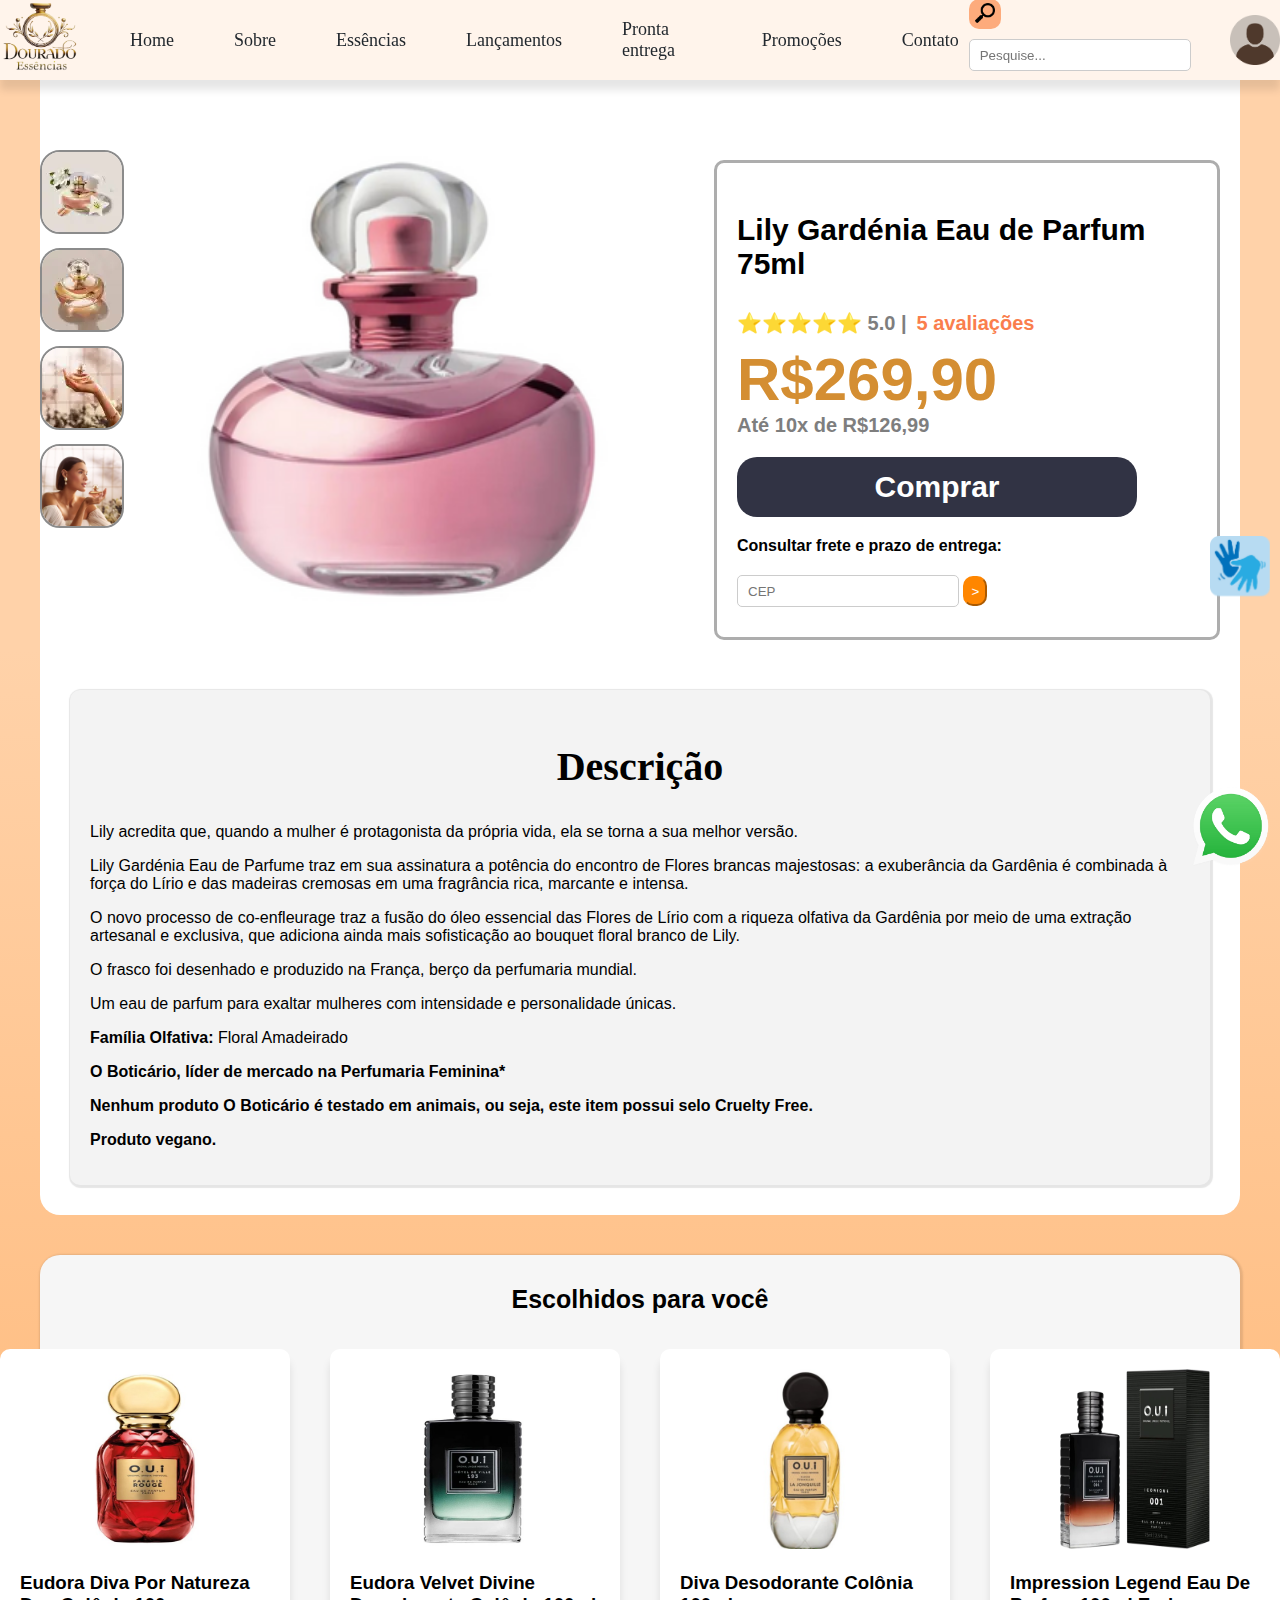
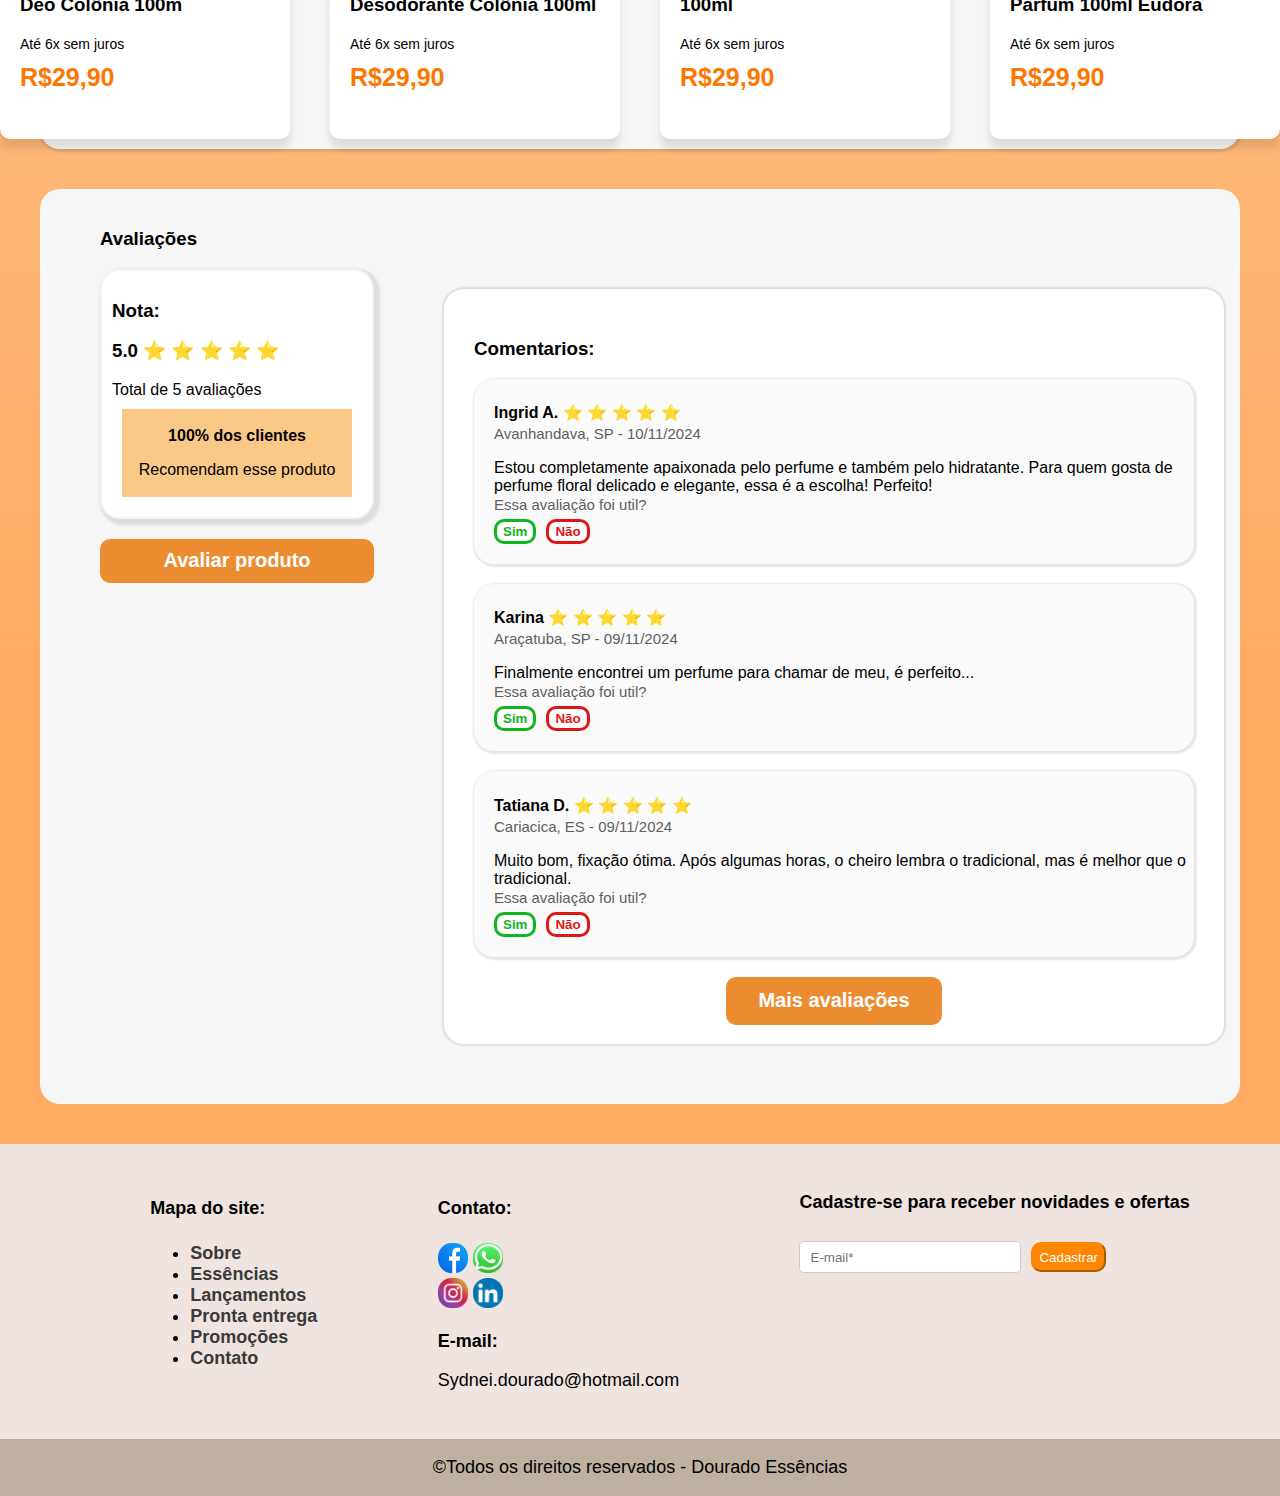
<file: produto.html>
<!DOCTYPE html>
<html lang="PT-br">

<head>
    <meta charset="UTF-8">
    <title>Produto</title>
    <link rel="stylesheet" href="css/estilo.css">
</head>

<body>

    <header id="cabecalho">
         <div class="LogoTopo"><a href="index.html"><img src="img/logo/golden.png" width="80px" height="70px" alt="Logo"></a></div>
         <nav class="menuTopo">
            <ul class="menus">
                <li><a href="index.html">Home</a></li>
                <li><a href="sobre.html">Sobre</a></li>
                <li><a href="essencias.html">Essências</a></li>
                <li><a href="lancamentos.html">Lançamentos</a></li>
                <li><a href="prontaentrega.html">Pronta entrega</a></li>
                <li><a href="promocoes.html">Promoções</a></li>
                <li><a href="contato.html">Contato</a></li>
            </ul>
        </nav>

        <div>
        <form>
              <button type="submit"><img src="img/lupa2.png" width="20px" height="20px"></button>              <!-- <label for="nome"><img src="img/lupa2.png" width="20px" height="20px"></label>-->
              <input type="text" id="nome" name="nome" placeholder="Pesquise..." required>
        </form>
        </div>
        <img class="conta" src="img/logo/user.png">
    </header>

    <div class="static">
      <a href="https://api.whatsapp.com/send/?phone=5518991753827&text&type=phone_number&app_absent=0" target="_blank" >
          <img src="img/sociais/logofixo.png" alt="Whatzap" width="100px" height="100px"></a>
    </div>

     <div class="static2">
      <a href="#">
          <img src="img/acessibi.png" alt="Acessibilidade" width="100px" height="100px"></a>
    </div>

    <section class="compraPrincipal">
            
        
             <div class="ProdutoCompra">

                    <div class="outrasImg">

                        <div><img src="img/vari1.png" alt="Imagem do perfume"></div>
                        <div><img src="img/vari2.png" alt="Imagem do perfume"></div>
                        <div><img src="img/vari3.png" alt="Imagem do perfume"></div>
                        <div><img src="img/vari4.png" alt="Imagem do perfume"></div>

                    </div>

                    <div class="Imagem">
                        <img src="img/perfum.png" alt="Imagem do perfume">
                    </div>

                    <div class="informacoes">
                        <h3>Lily Gardénia Eau de Parfum 75ml</h3>

                        <div class="star">
                            <div><span>⭐⭐⭐⭐⭐ 5.0 | </span></div><div>5 avaliações</div>
                        </div>

                        <h4>R$269,90</h4>
                        <span><b>Até 10x de R$126,99</b></span>

                        <div class="comprarProduto"><a href="#" target="_blank">Comprar</a></div>

                        <form>
                            <label for="CEP"><b>Consultar frete e prazo de entrega:</b></label>
                            <input type="text" id="CEP" name="CEP" placeholder="CEP" required>
                            <button type="submit">></button>
                        </form>
                    </div>
             </div> 
             
             <div class="descricao">
        
                <h2>Descrição</h2>
        
                <p>Lily acredita que, quando a mulher é protagonista da própria vida, ela se torna a sua melhor versão.</p>
        
                <p>Lily Gardénia Eau de Parfume traz em sua assinatura a potência do encontro de Flores brancas majestosas:
                     a exuberância da Gardênia é combinada à força do Lírio e das madeiras cremosas em uma fragrância rica,
                      marcante e intensa.</p>
        
                <p>O novo processo de co-enfleurage traz a fusão do óleo essencial das Flores de Lírio com a riqueza olfativa
                     da Gardênia por meio de uma extração artesanal e exclusiva, que adiciona ainda mais sofisticação ao 
                     bouquet floral branco de Lily.</p>    
        
                <p>O frasco foi desenhado e produzido na França, berço da perfumaria mundial.</p> 
                
                <p>Um eau de parfum para exaltar mulheres com intensidade e personalidade únicas.</p>
        
                <p><b>Família Olfativa:</b> Floral Amadeirado</p>
        
                <p><b>O Boticário, líder de mercado na Perfumaria Feminina*</b></p>
        
                <p><b>Nenhum produto O Boticário é testado em animais, ou seja, este item possui selo Cruelty Free.</b></p>
        
                <p><b>Produto vegano.</b></p>
        
            </div>
        
    </section>

    <section class="sugestoes">

        <div class="subSuges"><h3 class="tituSug">Escolhidos para você</h3></div>

          <div class="subSuges">

              <div class="perfume">

                    <div class="img">
                       <a href="#" target="_blank"><img src="img/lancamentos/oui/o1.jpg"
                            alt="Imagem ilustrativa"></a>
                    </div>

                    <div class="texto">
                        <h3>Eudora Diva Por Natureza Deo Colônia 100m</h3>
                        <span>Até 6x sem juros</span>
                        <h5>R$29,90</h5>
                    </div>

            </div>

            <div class="perfume">

                    <div class="img">
                         <a href="#" target="_blank"><img src="img/lancamentos/oui/o2.jpg"
                            alt="Imagem ilustrativa"></a>
                    </div>

                    <div class="texto">
                        <h3>Eudora Velvet Divine Desodorante Colônia 100ml </h3>
                        <span>Até 6x sem juros</span>
                        <h5>R$29,90</h5>
                    </div>

            </div>

            <div class="perfume">

                    <div class="img">
                         <a href="#" target="_blank"><img src="img/lancamentos/oui/o3.jpg"
                            alt="Imagem ilustrativa"></a>
                    </div>

                    <div class="texto">
                        <h3>Diva Desodorante Colônia 100ml</h3>
                        <span>Até 6x sem juros</span>
                        <h5>R$29,90</h5>
                    </div>

            </div>

            <div class="perfume">

            <div class="img">
                 <a href="#" target="_blank"><img src="img/lancamentos/oui/o4.jpg"
                            alt="Imagem ilustrativa"></a>
            </div>

            <div class="texto">
                <h3>Impression Legend Eau De Parfum 100ml Eudora</h3>
                <span>Até 6x sem juros</span>
                <h5>R$29,90</h5>
            </div>

          </div>

    </div>
    </section>

    <section class="comentarios">

        <div class="avalicao">

            <h3>Avaliações</h3>

            <div class="quadroPrin">
                <h3>Nota:</h3>    
                <h3>5.0 ⭐ ⭐ ⭐ ⭐ ⭐</h3>
                <span>Total de 5 avaliações</span>

                <div class="quadroLaran">
                    <p><b>100% dos clientes</b></p>
                    <p>Recomendam esse produto</p>
                </div>
            </div>

            <div class="avaliar"><a href="#" target="_blank">Avaliar produto</a></div>

        </div>


        <div class="escrito"> 
                   
                <div class="titu"><h3>Comentarios:</h3></div>

                <div class="dissertacoes">

                        <h4>Ingrid A. ⭐ ⭐ ⭐ ⭐ ⭐</h4>
                        <span>Avanhandava, SP - 10/11/2024</span>

                        <p>Estou completamente apaixonada pelo perfume e também pelo hidratante. Para quem gosta de 
                            perfume floral delicado e elegante, essa é a escolha! Perfeito!</p>

                        <span>Essa avaliação foi util?</span> 
                        
                        <div class="pergunta">
                            <button  class="s" type="button">Sim</button>
                            <button class="n" type="button">Não</button>
                        </div>


                </div>

                <div class="dissertacoes">

                    <h4>Karina ⭐ ⭐ ⭐ ⭐ ⭐</h4>
                    <span>Araçatuba, SP - 09/11/2024</span>

                    <p>Finalmente encontrei um perfume para chamar de meu, é perfeito...</p>

                    <span>Essa avaliação foi util?</span> 
                    
                    <div class="pergunta">
                        <button  class="s" type="button">Sim</button>
                        <button class="n" type="button">Não</button>
                    </div>

                </div>


                <div class="dissertacoes">

                    <h4>Tatiana D. ⭐ ⭐ ⭐ ⭐ ⭐</h4>
                    <span>Cariacica, ES - 09/11/2024</span>

                    <p>Muito bom, fixação ótima. Após algumas horas, o cheiro lembra o tradicional, mas é melhor que o tradicional.</p>

                    <span>Essa avaliação foi util?</span> 
                    
                    <div class="pergunta">
                        <button  class="s" type="button">Sim</button>
                        <button class="n" type="button">Não</button>
                    </div>

                </div>

                <div class="mais">
                    <a href="#" target="_blank">Mais avaliações</a>
                </div>

        </div>

        

    </section>


   <footer>
        <div class="rodape">
           <div class="lista">
            <h4>Mapa do site:</h4>
            <ul>
                <li><a href="sobre.html">Sobre</a></li>
                <li><a href="essencias.html">Essências</a></li>
                <li><a href="lancamentos.html">Lançamentos</a></li>
                <li><a href="prontaentrega.html">Pronta entrega</a></li>
                <li><a href="promocoes.html">Promoções</a></li>
                <li><a href="contato.html">Contato</a></li>
            </ul>
           </div>

            <div class="sociais">
               <h4>Contato:</h4>
               <div class="imagem2">
                  <div>
                  <a href="https://www.facebook.com/?locale=pt_BR" target="_blank"><img src="img/sociais/f.png" alt="Facebook"></a>
                  <a href="https://api.whatsapp.com/send/?phone=5518991753827&text&type=phone_number&app_absent=0" target="_blank"><img src="img/sociais/w.png" alt="Whatzap"></a>
                  </div>
                  <div>
                  <a href="https://www.instagram.com/douradoessenciasoficial/?authuser=0" target="_blank"><img src="img/sociais/i.png" alt="Instagram"></a>
                  <a href="https://br.linkedin.com/?src=go-pa&trk=sem-ga_campid.12619604099_asid.149519181115_crid.657343811719_kw.linkedin_d.c_tid.kwd-148086543_n.g_mt.e_geo.9074152&mcid=6821526239111716925&cid=&gad_source=1&gclid=Cj0KCQiA6Ou5BhCrARIsAPoTxrAvm6RFYShI2Na01k1SKC3C0ymVZhNYUSRTkPeO3p3Soicb3PEamlQaAl6CEALw_wcB&gclsrc=aw.ds" target="_blank"><img src="img/sociais/l.png" alt="Linkedin"></a>
                  </div>
               </div>
               <div>
                 <p><b>E-mail:</b></p>
                 <p>Sydnei.dourado@hotmail.com</p>
               </div>
            </div>

            <div class="ofertas">
                <p><b>Cadastre-se para receber novidades e ofertas</b></p>
                <div class="questio">
                    <form>
                        <input type="text" id="mail" name="mail" placeholder="E-mail*" required>
                    </form>
                    <button type="submit" class="btnForm">Cadastrar</button>
                </div>
            </div>
        </div>

        <div class="direitos">
            <p>©Todos os direitos reservados - Dourado Essências</p>
        </div>
    </footer>
</body>

</html>
</file>
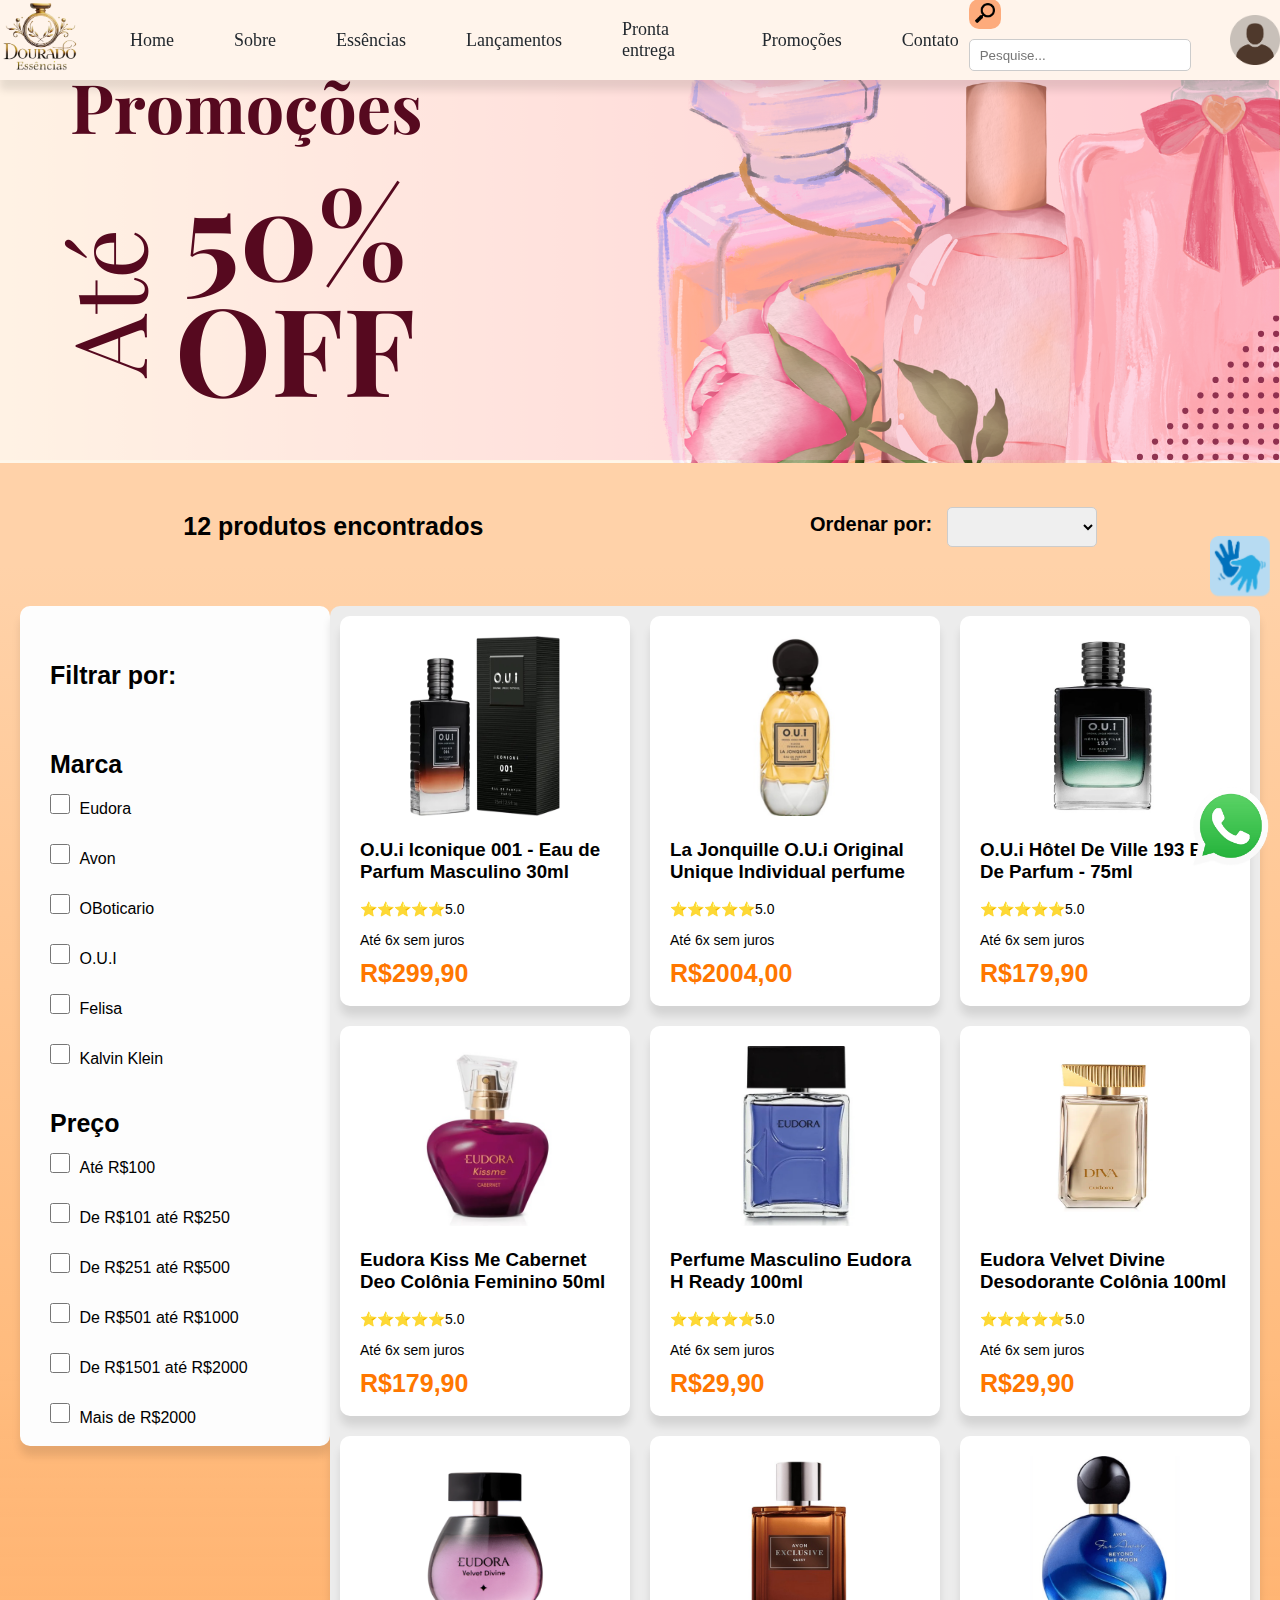
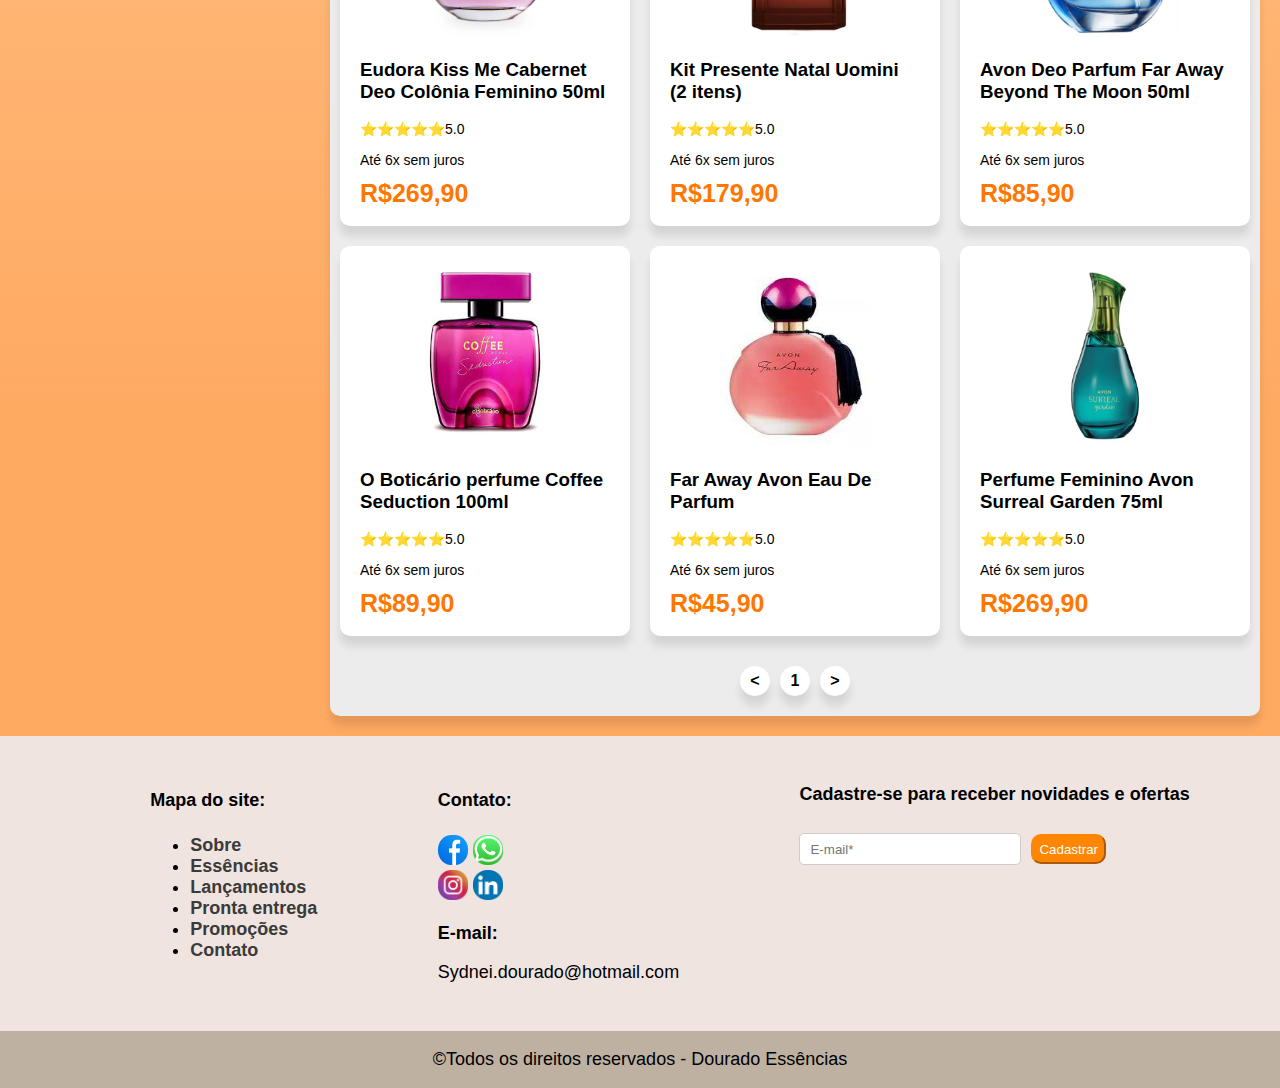
<file: promocoes.html>
<!DOCTYPE html>

<html lang="PT-br">
    <head>
        <meta charset="UTF-8">
        <title>Promoções</title>
        <link rel="stylesheet" href="css/estilo.css">
    </head>

<body>

    <header id="cabecalho">
         <div class="LogoTopo"><a href="index.html"><img src="img/logo/golden.png" width="80px" height="70px" alt="Logo"></a></div>
         <nav class="menuTopo">
            <ul class="menus">
                <li><a href="index.html">Home</a></li>
                <li><a href="sobre.html">Sobre</a></li>
                <li><a href="essencias.html">Essências</a></li>
                <li><a href="lancamentos.html">Lançamentos</a></li>
                <li><a href="prontaentrega.html">Pronta entrega</a></li>
                <li><a href="promocoes.html">Promoções</a></li>
                <li><a href="contato.html">Contato</a></li>
            </ul>
        </nav>

        <div>
        <form>
              <button type="submit"><img src="img/lupa2.png" width="20px" height="20px"></button>              <!-- <label for="nome"><img src="img/lupa2.png" width="20px" height="20px"></label>-->
              <input type="text" id="nome" name="nome" placeholder="Pesquise..." required>
        </form>
        </div>
        <img class="conta" src="img/logo/user.png">
    </header>


    <div class="static">
      <a href="https://api.whatsapp.com/send/?phone=5518991753827&text&type=phone_number&app_absent=0" target="_blank" >
          <img src="img/sociais/logofixo.png" alt="Whatzap" width="100px" height="100px"></a>
    </div>

     <div class="static2">
      <a href="#">
          <img src="img/acessibi.png" alt="Acessibilidade" width="100px" height="100px"></a>
    </div>

     <img src="img/banners/bannerpromo.png" alt="Banner do site" width="100%">

    <section class="inicio">
    <div>
        <h3>12 produtos encontrados</h3>
    </div>

    <div>
        <form>
            <label for="ordenar"><b>Ordenar por:</b></label>
            <select id="ordenar" name="ordenar">
                <option hidden=""></option>
                <option value="popular">Popularidade</option>
                <option value="ordem">Ordem alfabética</option>
                <option value="caros">Mais caros</option>
                <option value="baratos">Mais baratos</option>
            </select>
        </form>
    </div>
    </section>

    <section class="geral">
     <div class="filtro">
         <h3>Filtrar por:</h3>

        <div class="formulario1">
        <h3>Marca</h3>
        <form>
             <div><input id="eudora" name="eudora" type="checkbox">
             <label for="eudora">Eudora</label></div>

             <div><input id="Avon" name="Avon" type="checkbox">
             <label for="Avon">Avon</label></div>

             <div><input id="oBoticario" name="OBoticario" type="checkbox">
             <label for="oBoticario">OBoticario</label></div>

             <div><input id="oui" name="oui" type="checkbox">
             <label for="oui">O.U.I</label></div>

             <div><input id="felisa" name="felisa" type="checkbox">
             <label for="felisa">Felisa</label></div>

             <div><input id="kalvinKlein" name="kalvinKlein" type="checkbox">
             <label for="kalvinKlein">Kalvin Klein</label></div>
        </form>
        </div>

        <div class="formulario1">
        <h3>Preço</h3>
        <form>
            <div><input id="preco1" name="preco1" type="checkbox">
             <label for="preco1">Até R$100</label></div>

             <div><input id="preco2" name="preco2" type="checkbox">
             <label for="preco2">De R$101 até R$250</label></div>

             <div><input id="preco3" name="preco3" type="checkbox">
             <label for="preco3">De R$251 até R$500</label></div>

             <div><input id="preco4" name="preco4" type="checkbox">
             <label for="preco4">De R$501 até R$1000</label></div>

             <div><input id="preco5" name="preco5" type="checkbox">
             <label for="preco5">De R$1501 até R$2000</label></div>

             <div><input id="preco6" name="preco6" type="checkbox">
             <label for="preco6">Mais de R$2000</label></div>
        </form>
        </div>
     </div>

     <div class="produtos">

         <div class="linha">
             <div class="perfume">

                    <div class="img">
                       <a href="#" target="_blank"><img src="img/lancamentos/oui/o4.jpg"
                            alt="Imagem ilustrativa"></a>
                    </div>

                    <div class="texto">
                        <h3>O.U.i Iconique 001 - Eau de Parfum Masculino 30ml</h3>
                        <p>⭐⭐⭐⭐⭐5.0</p>
                        <span>Até 6x sem juros</span>
                        <h5>R$299,90</h5>
                    </div>
             </div>

             <div class="perfume">

                    <div class="img">
                       <a href="#" target="_blank"><img src="img/lancamentos/oui/o3.jpg"
                            alt="Imagem ilustrativa"></a>
                    </div>

                    <div class="texto">
                        <h3>La Jonquille O.U.i Original Unique Individual perfume</h3>
                        <p>⭐⭐⭐⭐⭐5.0</p>
                        <span>Até 6x sem juros</span>
                        <h5>R$2004,00</h5>
                    </div>
             </div>

             <div class="perfume">

                    <div class="img">
                       <a href="#" target="_blank"><img src="img/lancamentos/oui/o2.jpg"
                            alt="Imagem ilustrativa"></a>
                    </div>

                    <div class="texto">
                        <h3>O.U.i Hôtel De Ville 193 Eau De Parfum -  75ml</h3>
                        <p>⭐⭐⭐⭐⭐5.0</p>
                        <span>Até 6x sem juros</span>
                        <h5>R$179,90</h5>
                    </div>
             </div>
         </div>

         <div class="linha">
             <div class="perfume">

                    <div class="img">
                       <a href="#" target="_blank"><img src="img/lancamentos/eudora/e3.jpg"
                            alt="Imagem ilustrativa"></a>
                    </div>

                    <div class="texto">
                        <h3>Eudora Kiss Me Cabernet Deo Colônia Feminino 50ml</h3>
                        <p>⭐⭐⭐⭐⭐5.0</p>
                        <span>Até 6x sem juros</span>
                        <h5>R$179,90</h5>
                    </div>
             </div>

             <div class="perfume">

                    <div class="img">
                       <a href="#" target="_blank"><img src="img/lancamentos/eudora/e4.jpg"
                            alt="Imagem ilustrativa"></a>
                    </div>

                    <div class="texto">
                        <h3>Perfume Masculino Eudora H Ready 100ml</h3>
                        <p>⭐⭐⭐⭐⭐5.0</p>
                        <span>Até 6x sem juros</span>
                        <h5>R$29,90</h5>
                    </div>
             </div>

             <div class="perfume">

                    <div class="img">
                       <a href="#" target="_blank"><img src="img/lancamentos/eudora/e2.png"
                            alt="Imagem ilustrativa"></a>
                    </div>

                    <div class="texto">
                        <h3>Eudora Velvet Divine Desodorante Colônia 100ml</h3>
                        <p>⭐⭐⭐⭐⭐5.0</p>
                        <span>Até 6x sem juros</span>
                        <h5>R$29,90</h5>
                    </div>
             </div>
         </div>

         <div class="linha">
             <div class="perfume">

                    <div class="img">
                       <a href="#" target="_blank"><img src="img/lancamentos/eudora/e1.png"
                            alt="Imagem ilustrativa"></a>
                    </div>

                    <div class="texto">
                        <h3>Eudora Kiss Me Cabernet Deo Colônia Feminino 50ml</h3>
                        <p>⭐⭐⭐⭐⭐5.0</p>
                        <span>Até 6x sem juros</span>
                        <h5>R$269,90</h5>
                    </div>
             </div>

             <div class="perfume">

                    <div class="img">
                       <a href="#" target="_blank"><img src="img/lancamentos/avon/a2.jpg"
                            alt="Imagem ilustrativa"></a>
                    </div>

                    <div class="texto">
                        <h3>Kit Presente Natal Uomini (2 itens)</h3>
                        <p>⭐⭐⭐⭐⭐5.0</p>
                        <span>Até 6x sem juros</span>
                        <h5>R$179,90</h5>
                    </div>
             </div>

             <div class="perfume">

                    <div class="img">
                       <a href="#" target="_blank"><img src="img/lancamentos/avon/a3.jpg"
                            alt="Imagem ilustrativa"></a>
                    </div>

                    <div class="texto">
                        <h3>Avon Deo Parfum Far Away Beyond The Moon 50ml</h3>
                        <p>⭐⭐⭐⭐⭐5.0</p>
                        <span>Até 6x sem juros</span>
                        <h5>R$85,90</h5>
                    </div>
             </div>
         </div>

         <div class="linha">
             <div class="perfume">

                    <div class="img">
                       <a href="#" target="_blank"><img src="img/lancamentos/boticario/b4.jpg"
                            alt="Imagem ilustrativa"></a>
                    </div>

                    <div class="texto">
                        <h3>O Boticário perfume Coffee Seduction 100ml</h3>
                        <p>⭐⭐⭐⭐⭐5.0</p>
                        <span>Até 6x sem juros</span>
                        <h5>R$89,90</h5>
                    </div>
             </div>

             <div class="perfume">

                    <div class="img">
                       <a href="#" target="_blank"><img src="img/lancamentos/avon/a4.jpg"
                            alt="Imagem ilustrativa"></a>
                    </div>

                    <div class="texto">
                        <h3>Far Away Avon Eau De Parfum</h3>
                        <p>⭐⭐⭐⭐⭐5.0</p>
                        <span>Até 6x sem juros</span>
                        <h5>R$45,90</h5>
                    </div>
             </div>

             <div class="perfume">

                    <div class="img">
                       <a href="#" target="_blank"><img src="img/lancamentos/avon/a1.jpg"
                            alt="Imagem ilustrativa"></a>
                    </div>

                    <div class="texto">
                        <h3>Perfume Feminino Avon Surreal Garden 75ml</h3>
                        <p>⭐⭐⭐⭐⭐5.0</p>
                        <span>Até 6x sem juros</span>
                        <h5>R$269,90</h5>
                    </div>
             </div>
         </div>

         <div class="navegacao">
             <div><a href="#"><b><</b></a></div>
             <div><a href="#"><b>1</b></a></div>
             <div><a href="#"><b>></b></a></div>
         </div>
     </div>

    </section>


   <footer>
        <div class="rodape">
           <div class="lista">
            <h4>Mapa do site:</h4>
            <ul>
                <li><a href="sobre.html">Sobre</a></li>
                <li><a href="essencias.html">Essências</a></li>
                <li><a href="lancamentos.html">Lançamentos</a></li>
                <li><a href="prontaentrega.html">Pronta entrega</a></li>
                <li><a href="promocoes.html">Promoções</a></li>
                <li><a href="contato.html">Contato</a></li>
            </ul>
           </div>

            <div class="sociais">
               <h4>Contato:</h4>
               <div class="imagem2">
                  <div>
                  <a href="https://www.facebook.com/?locale=pt_BR" target="_blank"><img src="img/sociais/f.png" alt="Facebook"></a>
                  <a href="https://api.whatsapp.com/send/?phone=5518991753827&text&type=phone_number&app_absent=0" target="_blank"><img src="img/sociais/w.png" alt="Whatzap"></a>
                  </div>
                  <div>
                  <a href="https://www.instagram.com/douradoessenciasoficial/?authuser=0" target="_blank"><img src="img/sociais/i.png" alt="Instagram"></a>
                  <a href="https://br.linkedin.com/?src=go-pa&trk=sem-ga_campid.12619604099_asid.149519181115_crid.657343811719_kw.linkedin_d.c_tid.kwd-148086543_n.g_mt.e_geo.9074152&mcid=6821526239111716925&cid=&gad_source=1&gclid=Cj0KCQiA6Ou5BhCrARIsAPoTxrAvm6RFYShI2Na01k1SKC3C0ymVZhNYUSRTkPeO3p3Soicb3PEamlQaAl6CEALw_wcB&gclsrc=aw.ds" target="_blank"><img src="img/sociais/l.png" alt="Linkedin"></a>
                  </div>
               </div>
               <div>
                 <p><b>E-mail:</b></p>
                 <p>Sydnei.dourado@hotmail.com</p>
               </div>
            </div>

            <div class="ofertas">
                <p><b>Cadastre-se para receber novidades e ofertas</b></p>
                <div class="questio">
                    <form>
                        <input type="text" id="mail" name="mail" placeholder="E-mail*" required>
                    </form>
                    <button type="submit" class="btnForm">Cadastrar</button>
                </div>
            </div>
        </div>

        <div class="direitos">
            <p>©Todos os direitos reservados - Dourado Essências</p>
        </div>
    </footer>

</body>
</html>
</file>
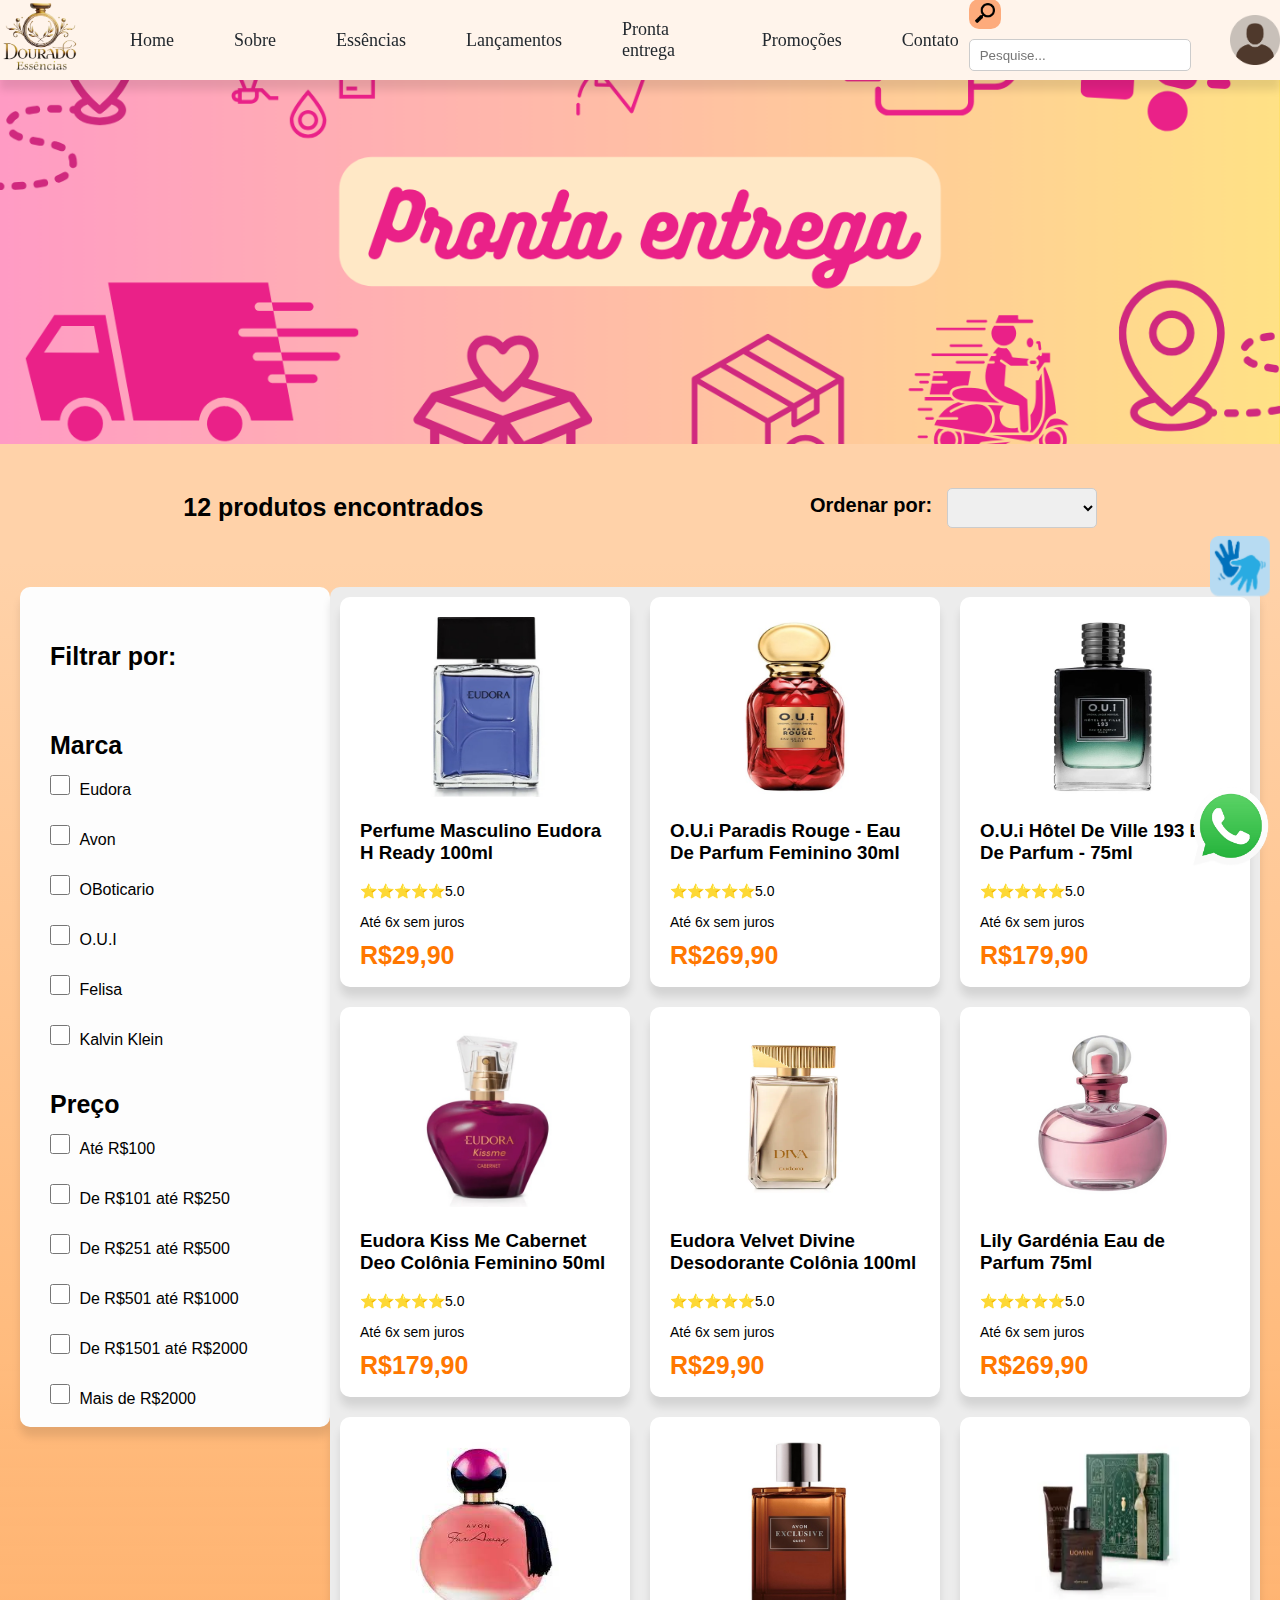
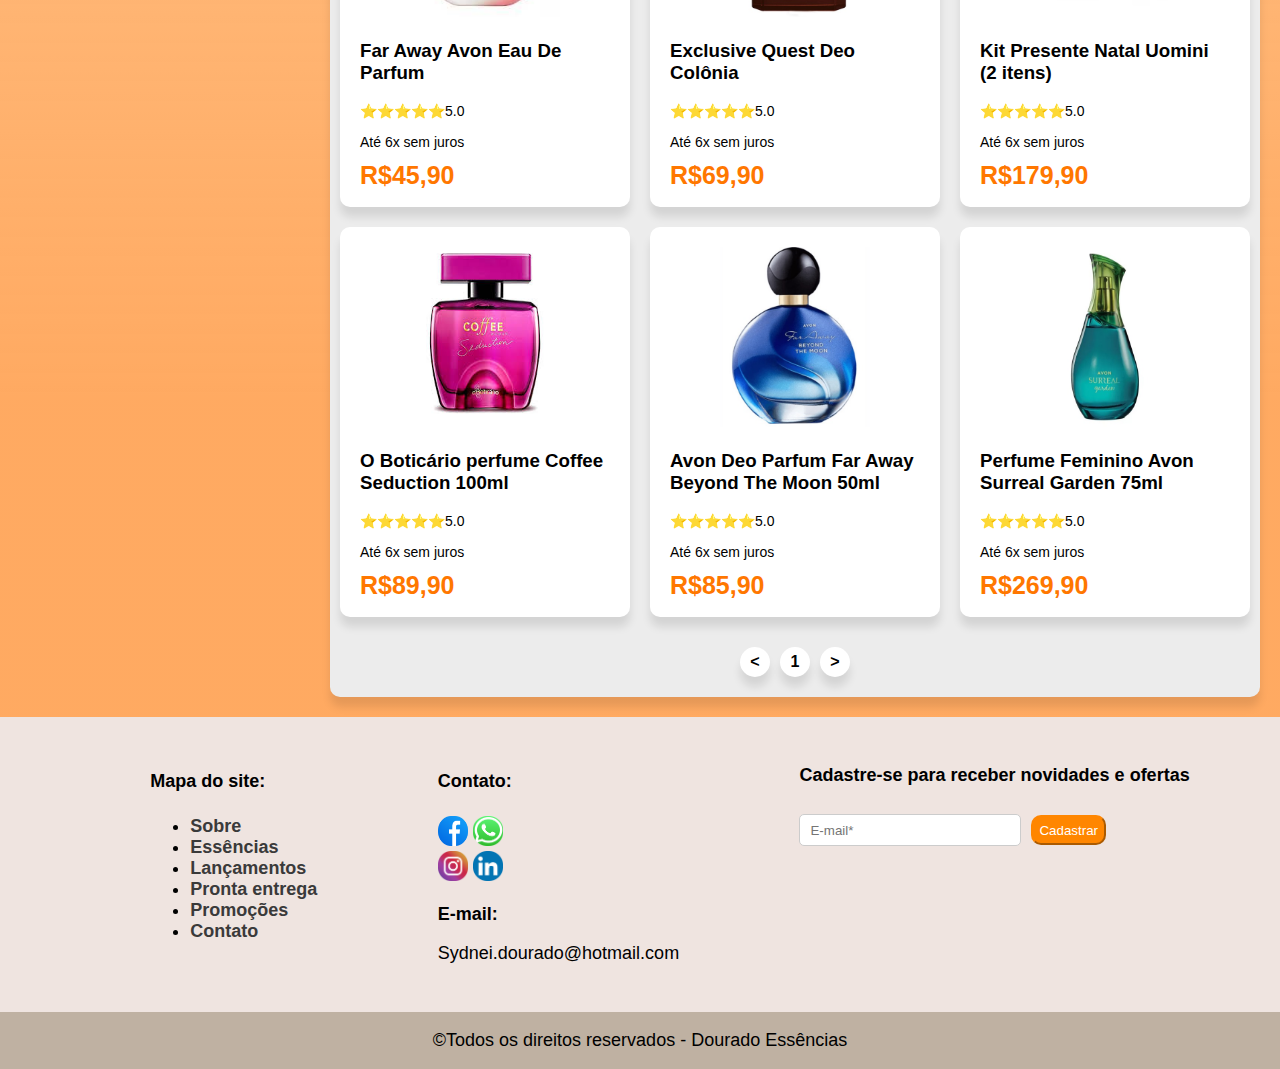
<file: prontaentrega.html>
<!DOCTYPE html>

<html lang="PT-br">
    <head>
        <meta charset="UTF-8">
        <title>Pronta Entrega</title>
        <link rel="stylesheet" href="css/estilo.css">
    </head>

<body>

    <header id="cabecalho">
         <div class="LogoTopo"><a href="index.html"><img src="img/logo/golden.png" width="80px" height="70px" alt="Logo"></a></div>
         <nav class="menuTopo">
            <ul class="menus">
                <li><a href="index.html">Home</a></li>
                <li><a href="sobre.html">Sobre</a></li>
                <li><a href="essencias.html">Essências</a></li>
                <li><a href="lancamentos.html">Lançamentos</a></li>
                <li><a href="prontaentrega.html">Pronta entrega</a></li>
                <li><a href="promocoes.html">Promoções</a></li>
                <li><a href="contato.html">Contato</a></li>
            </ul>
        </nav>

        <div>
        <form>
              <button type="submit"><img src="img/lupa2.png" width="20px" height="20px"></button>              <!-- <label for="nome"><img src="img/lupa2.png" width="20px" height="20px"></label>-->
              <input type="text" id="nome" name="nome" placeholder="Pesquise..." required>
        </form>
        </div>
        <img class="conta" src="img/logo/user.png">
    </header>


    <div class="static">
      <a href="https://api.whatsapp.com/send/?phone=5518991753827&text&type=phone_number&app_absent=0" target="_blank" >
          <img src="img/sociais/logofixo.png" alt="Whatzap" width="100px" height="100px"></a>
    </div>

     <div class="static2">
      <a href="#">
          <img src="img/acessibi.png" alt="Acessibilidade" width="100px" height="100px"></a>
    </div>

     <img src="img/banners/bannerentrega.png" alt="Banner do site" width="100%">

    <section class="inicio">
    <div>
        <h3>12 produtos encontrados</h3>
    </div>

    <div>
        <form>
            <label for="ordenar"><b>Ordenar por:</b></label>
            <select id="ordenar" name="ordenar">
                <option hidden=""></option>
                <option value="popular">Popularidade</option>
                <option value="ordem">Ordem alfabética</option>
                <option value="caros">Mais caros</option>
                <option value="baratos">Mais baratos</option>
            </select>
        </form>
    </div>
    </section>

    <section class="geral">
     <div class="filtro">
         <h3>Filtrar por:</h3>

        <div class="formulario1">
        <h3>Marca</h3>
        <form>
             <div><input id="eudora" name="eudora" type="checkbox">
             <label for="eudora">Eudora</label></div>

             <div><input id="Avon" name="Avon" type="checkbox">
             <label for="Avon">Avon</label></div>

             <div><input id="oBoticario" name="OBoticario" type="checkbox">
             <label for="oBoticario">OBoticario</label></div>

             <div><input id="oui" name="oui" type="checkbox">
             <label for="oui">O.U.I</label></div>

             <div><input id="felisa" name="felisa" type="checkbox">
             <label for="felisa">Felisa</label></div>

             <div><input id="kalvinKlein" name="kalvinKlein" type="checkbox">
             <label for="kalvinKlein">Kalvin Klein</label></div>
        </form>
        </div>

        <div class="formulario1">
        <h3>Preço</h3>
        <form>
            <div><input id="preco1" name="preco1" type="checkbox">
             <label for="preco1">Até R$100</label></div>

             <div><input id="preco2" name="preco2" type="checkbox">
             <label for="preco2">De R$101 até R$250</label></div>

             <div><input id="preco3" name="preco3" type="checkbox">
             <label for="preco3">De R$251 até R$500</label></div>

             <div><input id="preco4" name="preco4" type="checkbox">
             <label for="preco4">De R$501 até R$1000</label></div>

             <div><input id="preco5" name="preco5" type="checkbox">
             <label for="preco5">De R$1501 até R$2000</label></div>

             <div><input id="preco6" name="preco6" type="checkbox">
             <label for="preco6">Mais de R$2000</label></div>
        </form>
        </div>
     </div>

     <div class="produtos">

         <div class="linha">
             <div class="perfume">

                    <div class="img">
                       <a href="#" target="_blank"><img src="img/lancamentos/eudora/e4.jpg"
                            alt="Imagem ilustrativa"></a>
                    </div>

                    <div class="texto">
                        <h3>Perfume Masculino Eudora H Ready 100ml</h3>
                        <p>⭐⭐⭐⭐⭐5.0</p>
                        <span>Até 6x sem juros</span>
                        <h5>R$29,90</h5>
                    </div>
             </div>

             <div class="perfume">

                    <div class="img">
                       <a href="#" target="_blank"><img src="img/lancamentos/oui/o1.jpg"
                            alt="Imagem ilustrativa"></a>
                    </div>

                    <div class="texto">
                        <h3>O.U.i Paradis Rouge - Eau De Parfum Feminino 30ml</h3>
                        <p>⭐⭐⭐⭐⭐5.0</p>
                        <span>Até 6x sem juros</span>
                        <h5>R$269,90</h5>
                    </div>
             </div>

             <div class="perfume">

                    <div class="img">
                       <a href="#" target="_blank"><img src="img/lancamentos/oui/o2.jpg"
                            alt="Imagem ilustrativa"></a>
                    </div>

                    <div class="texto">
                        <h3>O.U.i Hôtel De Ville 193 Eau De Parfum -  75ml</h3>
                        <p>⭐⭐⭐⭐⭐5.0</p>
                        <span>Até 6x sem juros</span>
                        <h5>R$179,90</h5>
                    </div>
             </div>
         </div>

         <div class="linha">
             <div class="perfume">

                    <div class="img">
                       <a href="#" target="_blank"><img src="img/lancamentos/eudora/e3.jpg"
                            alt="Imagem ilustrativa"></a>
                    </div>

                    <div class="texto">
                        <h3>Eudora Kiss Me Cabernet Deo Colônia Feminino 50ml</h3>
                        <p>⭐⭐⭐⭐⭐5.0</p>
                        <span>Até 6x sem juros</span>
                        <h5>R$179,90</h5>
                    </div>
             </div>

             <div class="perfume">

                    <div class="img">
                       <a href="#" target="_blank"><img src="img/lancamentos/eudora/e2.png"
                            alt="Imagem ilustrativa"></a>
                    </div>

                    <div class="texto">
                        <h3>Eudora Velvet Divine Desodorante Colônia 100ml</h3>
                        <p>⭐⭐⭐⭐⭐5.0</p>
                        <span>Até 6x sem juros</span>
                        <h5>R$29,90</h5>
                    </div>
             </div>

             <div class="perfume">

                    <div class="img">
                       <a href="produto.html" target="_blank"><img src="img/lancamentos/boticario/b1.png"
                            alt="Imagem ilustrativa"></a>
                    </div>

                    <div class="texto">
                        <h3>Lily Gardénia Eau de Parfum 75ml</h3>
                        <p>⭐⭐⭐⭐⭐5.0</p>
                        <span>Até 6x sem juros</span>
                        <h5>R$269,90</h5>
                    </div>
             </div>
         </div>

         <div class="linha">
             <div class="perfume">

                    <div class="img">
                       <a href="#" target="_blank"><img src="img/lancamentos/avon/a4.jpg"
                            alt="Imagem ilustrativa"></a>
                    </div>

                    <div class="texto">
                        <h3>Far Away Avon Eau De Parfum</h3>
                        <p>⭐⭐⭐⭐⭐5.0</p>
                        <span>Até 6x sem juros</span>
                        <h5>R$45,90</h5>
                    </div>
             </div>

             <div class="perfume">

                    <div class="img">
                       <a href="#" target="_blank"><img src="img/lancamentos/avon/a2.jpg"
                            alt="Imagem ilustrativa"></a>
                    </div>

                    <div class="texto">
                        <h3>Exclusive Quest Deo Colônia</h3>
                        <p>⭐⭐⭐⭐⭐5.0</p>
                        <span>Até 6x sem juros</span>
                        <h5>R$69,90</h5>
                    </div>
             </div>

             <div class="perfume">

                    <div class="img">
                       <a href="#" target="_blank"><img src="img/lancamentos/boticario/b2.png"
                            alt="Imagem ilustrativa"></a>
                    </div>

                    <div class="texto">
                        <h3>Kit Presente Natal Uomini (2 itens)</h3>
                        <p>⭐⭐⭐⭐⭐5.0</p>
                        <span>Até 6x sem juros</span>
                        <h5>R$179,90</h5>
                    </div>
             </div>
         </div>

         <div class="linha">
             <div class="perfume">

                    <div class="img">
                       <a href="#" target="_blank"><img src="img/lancamentos/boticario/b4.jpg"
                            alt="Imagem ilustrativa"></a>
                    </div>

                    <div class="texto">
                        <h3>O Boticário perfume Coffee Seduction 100ml</h3>
                        <p>⭐⭐⭐⭐⭐5.0</p>
                        <span>Até 6x sem juros</span>
                        <h5>R$89,90</h5>
                    </div>
             </div>

             <div class="perfume">

                    <div class="img">
                       <a href="#" target="_blank"><img src="img/lancamentos/avon/a3.jpg"
                            alt="Imagem ilustrativa"></a>
                    </div>

                    <div class="texto">
                        <h3>Avon Deo Parfum Far Away Beyond The Moon 50ml</h3>
                        <p>⭐⭐⭐⭐⭐5.0</p>
                        <span>Até 6x sem juros</span>
                        <h5>R$85,90</h5>
                    </div>
             </div>

             <div class="perfume">

                    <div class="img">
                       <a href="#" target="_blank"><img src="img/lancamentos/avon/a1.jpg"
                            alt="Imagem ilustrativa"></a>
                    </div>

                    <div class="texto">
                        <h3>Perfume Feminino Avon Surreal Garden 75ml</h3>
                        <p>⭐⭐⭐⭐⭐5.0</p>
                        <span>Até 6x sem juros</span>
                        <h5>R$269,90</h5>
                    </div>
             </div>
         </div>

         <div class="navegacao">
             <div><a href="#"><b><</b></a></div>
             <div><a href="#"><b>1</b></a></div>
             <div><a href="#"><b>></b></a></div>
         </div>
     </div>

    </section>


   <footer>
        <div class="rodape">
           <div class="lista">
            <h4>Mapa do site:</h4>
            <ul>
                <li><a href="sobre.html">Sobre</a></li>
                <li><a href="essencias.html">Essências</a></li>
                <li><a href="lancamentos.html">Lançamentos</a></li>
                <li><a href="prontaentrega.html">Pronta entrega</a></li>
                <li><a href="promocoes.html">Promoções</a></li>
                <li><a href="contato.html">Contato</a></li>
            </ul>
           </div>

            <div class="sociais">
               <h4>Contato:</h4>
               <div class="imagem2">
                  <div>
                  <a href="https://www.facebook.com/?locale=pt_BR" target="_blank"><img src="img/sociais/f.png" alt="Facebook"></a>
                  <a href="https://api.whatsapp.com/send/?phone=5518991753827&text&type=phone_number&app_absent=0" target="_blank"><img src="img/sociais/w.png" alt="Whatzap"></a>
                  </div>
                  <div>
                  <a href="https://www.instagram.com/douradoessenciasoficial/?authuser=0" target="_blank"><img src="img/sociais/i.png" alt="Instagram"></a>
                  <a href="https://br.linkedin.com/?src=go-pa&trk=sem-ga_campid.12619604099_asid.149519181115_crid.657343811719_kw.linkedin_d.c_tid.kwd-148086543_n.g_mt.e_geo.9074152&mcid=6821526239111716925&cid=&gad_source=1&gclid=Cj0KCQiA6Ou5BhCrARIsAPoTxrAvm6RFYShI2Na01k1SKC3C0ymVZhNYUSRTkPeO3p3Soicb3PEamlQaAl6CEALw_wcB&gclsrc=aw.ds" target="_blank"><img src="img/sociais/l.png" alt="Linkedin"></a>
                  </div>
               </div>
               <div>
                 <p><b>E-mail:</b></p>
                 <p>Sydnei.dourado@hotmail.com</p>
               </div>
            </div>

            <div class="ofertas">
                <p><b>Cadastre-se para receber novidades e ofertas</b></p>
                <div class="questio">
                    <form>
                        <input type="text" id="mail" name="mail" placeholder="E-mail*" required>
                    </form>
                    <button type="submit" class="btnForm">Cadastrar</button>
                </div>
            </div>
        </div>

        <div class="direitos">
            <p>©Todos os direitos reservados - Dourado Essências</p>
        </div>
    </footer>

</body>
</html>
</file>
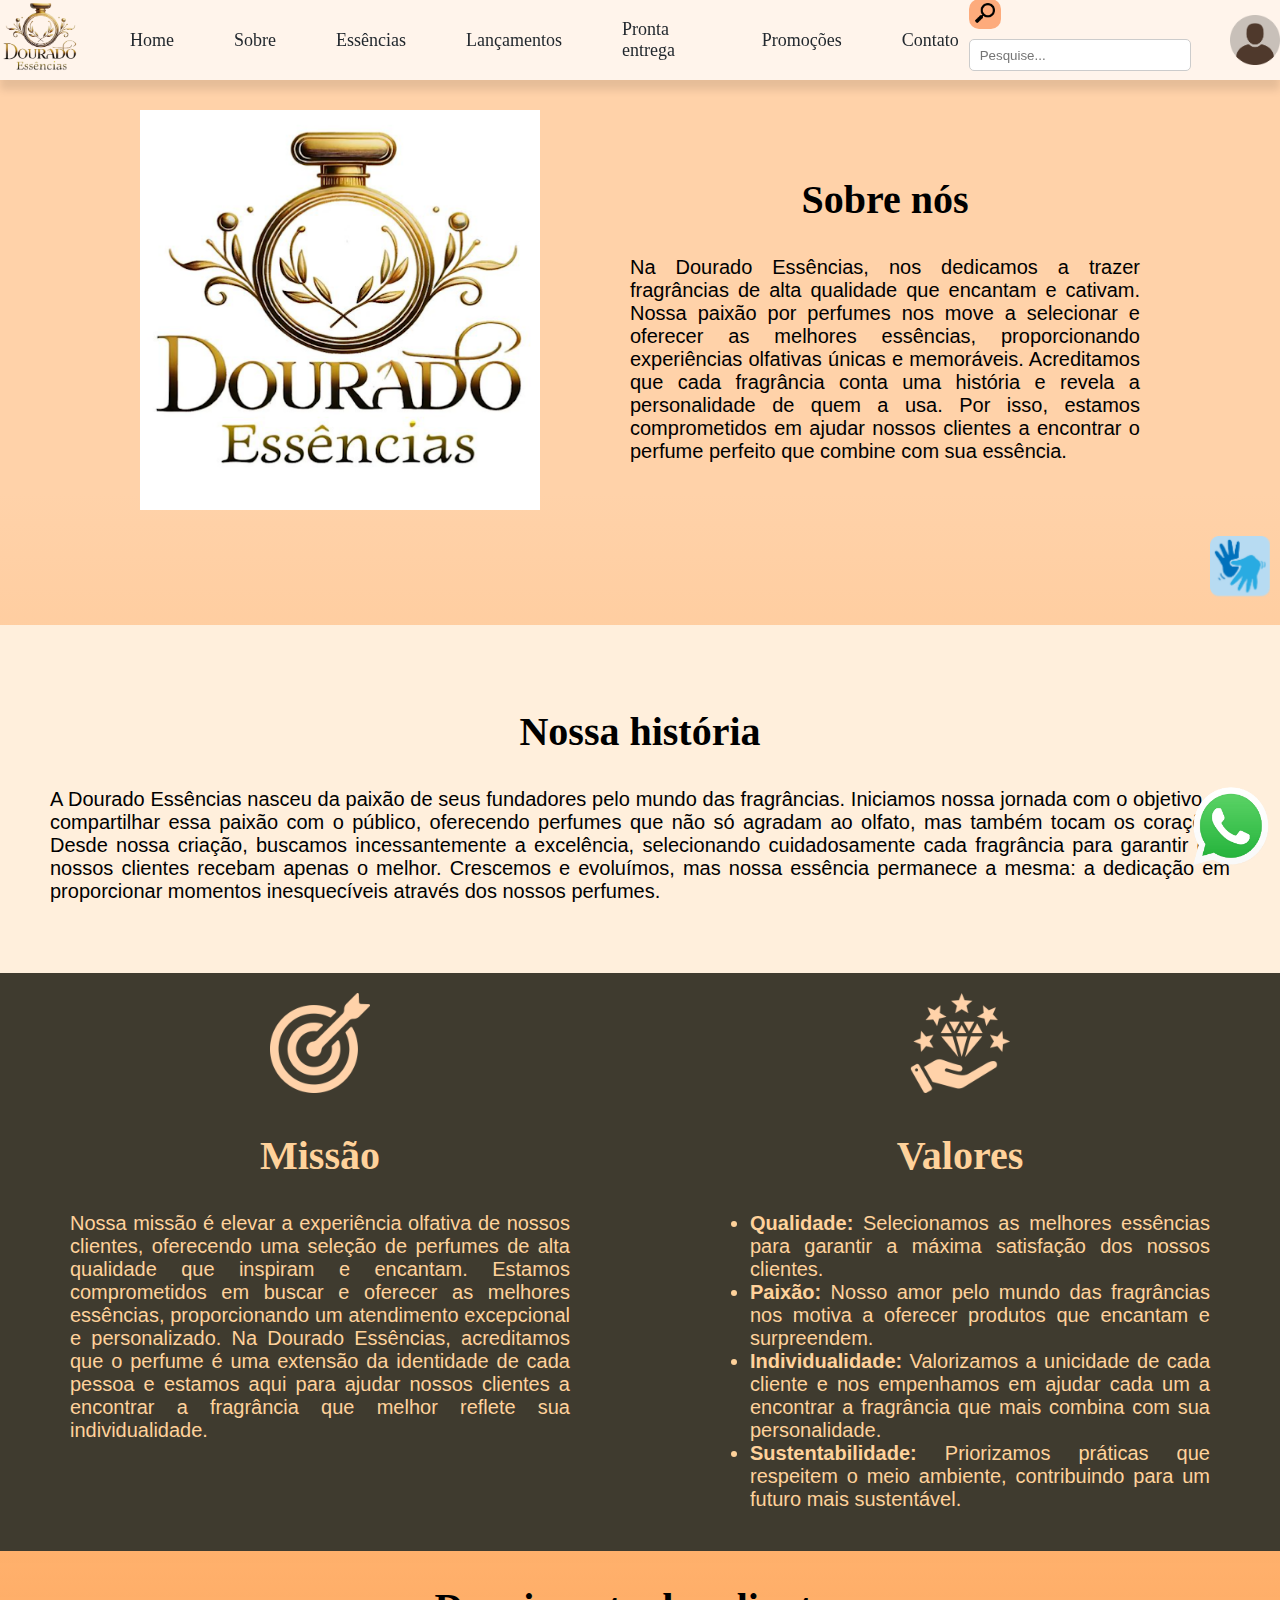
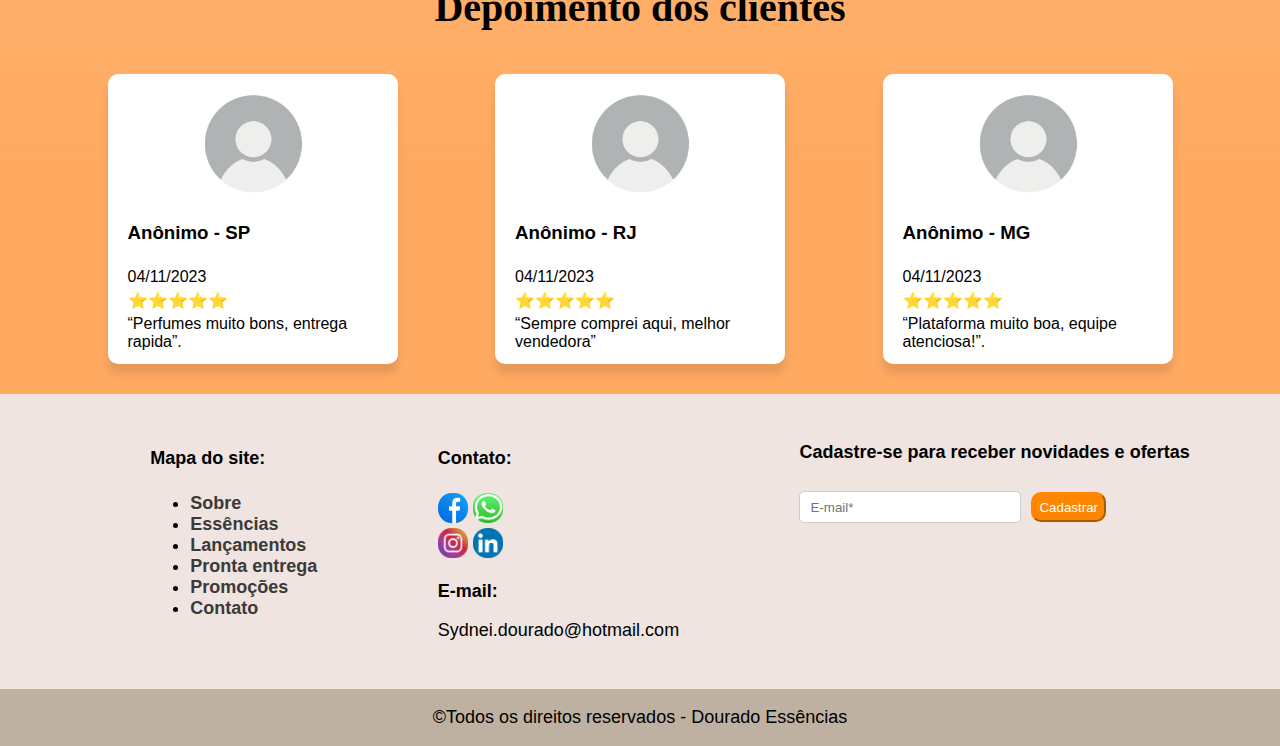
<file: sobre.html>
<!DOCTYPE html>


<html lang="PT-br">
    <head>
        <meta charset="UTF-8">
        <title>Sobre nós</title>
        <link rel="stylesheet" href="css/estilo.css">
    </head>

<body>

    <header id="cabecalho">
         <div class="LogoTopo"><a href="index.html"><img src="img/logo/golden.png" width="80px" height="70px" alt="Logo"></a></div>
         <nav class="menuTopo">
            <ul class="menus">
                <li><a href="index.html">Home</a></li>
                <li><a href="sobre.html">Sobre</a></li>
                <li><a href="essencias.html">Essências</a></li>
                <li><a href="lancamentos.html">Lançamentos</a></li>
                <li><a href="prontaentrega.html">Pronta entrega</a></li>
                <li><a href="promocoes.html">Promoções</a></li>
                <li><a href="contato.html">Contato</a></li>
            </ul>
        </nav>

        <div>
        <form>
              <button type="submit"><img src="img/lupa2.png" width="20px" height="20px"></button>              <!-- <label for="nome"><img src="img/lupa2.png" width="20px" height="20px"></label>-->
              <input type="text" id="nome" name="nome" placeholder="Pesquise..." required>
        </form>
        </div>
        <img class="conta" src="img/logo/user.png">
    </header>

    <div class="static">
      <a href="https://api.whatsapp.com/send/?phone=5518991753827&text&type=phone_number&app_absent=0" target="_blank" >
          <img src="img/sociais/logofixo.png" alt="Whatzap" width="100px" height="100px"></a>
    </div>

     <div class="static2">
      <a href="#">
          <img src="img/acessibi.png" alt="Acessibilidade" width="100px" height="100px"></a>
    </div>

    <section class="sobre">
      <div class="tudo">
            <div>
                <img src="img/logo/douradogrande.png" width="400px" height="400px">
            </div>
            <div>
                <h2>Sobre nós</h2>
                <p>Na Dourado Essências, nos dedicamos a trazer fragrâncias de alta qualidade que
                    encantam e cativam. Nossa paixão por perfumes nos move a selecionar e oferecer
                    as melhores essências, proporcionando experiências olfativas únicas e memoráveis.
                    Acreditamos que cada fragrância conta uma história e revela a personalidade de
                    quem a usa. Por isso, estamos comprometidos em ajudar nossos clientes a encontrar o
                    perfume perfeito que combine com sua essência.</p>
            </div>
      </div>
    </section>

    <section class="historia">
        <div>
            <h2>Nossa história</h2>
            <p>A Dourado Essências nasceu da paixão de seus fundadores pelo mundo das fragrâncias.
                Iniciamos nossa jornada com o objetivo de compartilhar essa paixão com o público,
                oferecendo perfumes que não só agradam ao olfato, mas também tocam os corações.
                Desde nossa criação, buscamos incessantemente a excelência, selecionando cuidadosamente
                cada fragrância para garantir que nossos clientes recebam apenas o melhor. Crescemos
                e evoluímos, mas nossa essência permanece a mesma: a dedicação em proporcionar momentos
                inesquecíveis através dos nossos perfumes.</p>
        </div>
    </section>

    <section class="qualidade">
        <div class="missao">
            <div class="ima"><img src="img/logo/missao.png"></div>
            <h2>Missão</h2>
            <p>Nossa missão é elevar a experiência olfativa de nossos clientes, oferecendo uma seleção de
                perfumes de alta qualidade que inspiram e encantam. Estamos comprometidos em buscar e oferecer
                as melhores essências, proporcionando um atendimento excepcional e personalizado. Na Dourado
                Essências, acreditamos que o perfume é uma extensão da identidade de cada pessoa e estamos aqui
                para ajudar nossos clientes a encontrar a fragrância que melhor reflete sua individualidade.</p>
        </div>

        <div class="valores">
            <div class="ima"><img src="img/logo/valores.png"></div>
            <h2>Valores</h2>
            <ul>
                <li><b>Qualidade:</b> Selecionamos as melhores essências para garantir a máxima satisfação dos
                    nossos clientes.</li>

                <li><b>Paixão:</b> Nosso amor pelo mundo das fragrâncias nos motiva a oferecer produtos que encantam
                    e surpreendem.</li>

                <li><b>Individualidade:</b> Valorizamos a unicidade de cada cliente e nos empenhamos em ajudar cada um
                    a encontrar a fragrância que mais combina com sua personalidade.</li>

                <li><b>Sustentabilidade:</b> Priorizamos práticas que respeitem o meio ambiente, contribuindo para um futuro
                    mais sustentável.</li>
            </ul>
        </div>
    </section>

    <h2>Depoimento dos clientes</h2>
    <section class="depoimento">

            <div class="dep">
                <div class="ima"><img src="img/logo/generico.jpg"></div>
                <h3>Anônimo - SP</h3>
                <span>04/11/2023</span>
                <span>⭐⭐⭐⭐⭐</span>
                <span>“Perfumes muito bons, entrega rapida”.</span>
            </div>

            <div class="dep">
                <div class="ima"><img src="img/logo/generico.jpg"></div>
                <h3>Anônimo - RJ</h3>
                <span>04/11/2023</span>
                <span>⭐⭐⭐⭐⭐</span>
                <span>“Sempre comprei aqui, melhor vendedora”</span>
            </div>

            <div class="dep">
                <div class="ima"><img src="img/logo/generico.jpg"></div>
                <h3>Anônimo - MG</h3>
                <span>04/11/2023</span>
                <span>⭐⭐⭐⭐⭐</span>
                <span>“Plataforma muito boa, equipe atenciosa!”.</span>
            </div>
    </section>



   <footer>
        <div class="rodape">
           <div class="lista">
            <h4>Mapa do site:</h4>
            <ul>
                <li><a href="sobre.html">Sobre</a></li>
                <li><a href="essencias.html">Essências</a></li>
                <li><a href="lancamentos.html">Lançamentos</a></li>
                <li><a href="prontaentrega.html">Pronta entrega</a></li>
                <li><a href="promocoes.html">Promoções</a></li>
                <li><a href="contato.html">Contato</a></li>
            </ul>
           </div>

            <div class="sociais">
               <h4>Contato:</h4>
               <div class="imagem2">
                  <div>
                  <a href="https://www.facebook.com/?locale=pt_BR" target="_blank"><img src="img/sociais/f.png" alt="Facebook"></a>
                  <a href="https://api.whatsapp.com/send/?phone=5518991753827&text&type=phone_number&app_absent=0" target="_blank"><img src="img/sociais/w.png" alt="Whatzap"></a>
                  </div>
                  <div>
                  <a href="https://www.instagram.com/douradoessenciasoficial/?authuser=0" target="_blank"><img src="img/sociais/i.png" alt="Instagram"></a>
                  <a href="https://br.linkedin.com/?src=go-pa&trk=sem-ga_campid.12619604099_asid.149519181115_crid.657343811719_kw.linkedin_d.c_tid.kwd-148086543_n.g_mt.e_geo.9074152&mcid=6821526239111716925&cid=&gad_source=1&gclid=Cj0KCQiA6Ou5BhCrARIsAPoTxrAvm6RFYShI2Na01k1SKC3C0ymVZhNYUSRTkPeO3p3Soicb3PEamlQaAl6CEALw_wcB&gclsrc=aw.ds" target="_blank"><img src="img/sociais/l.png" alt="Linkedin"></a>
                  </div>
               </div>
               <div>
                 <p><b>E-mail:</b></p>
                 <p>Sydnei.dourado@hotmail.com</p>
               </div>
            </div>

            <div class="ofertas">
                <p><b>Cadastre-se para receber novidades e ofertas</b></p>
                <div class="questio">
                    <form>
                        <input type="text" id="mail" name="mail" placeholder="E-mail*" required>
                    </form>
                    <button type="submit" class="btnForm">Cadastrar</button>
                </div>
            </div>
        </div>

        <div class="direitos">
            <p>©Todos os direitos reservados - Dourado Essências</p>
        </div>
    </footer>

</body>
</html>
</file>
<file: css/estilo.css>
@media (max-width: 1024px){
    body{
        width: 1024px;
    }
    #cabecalho a{
        font-size: 10px;
        gap: 1px;
    }
    #cabecalho input{
        width: 60px;
    }

    #cabecalho{
        display: flex;
        flex-direction: column;
        width: 1024px;
        display: none;
        justify-content: right;
    }

    .menuTopo{
        width: 800px;
        gap: 0;
        padding: 0;
    }

    .menus{
        padding: 0%;
        gap: 0%;
    }

    .menus li{
        width: 100%;
        display: inline;
        gap: 0%;
        justify-content: left;
    }

    section{
        width: 100%;
    }

    footer{
        width: 100%;
    }

    .marcas{
        width: 100%;
    }

    .containerBan{
        width: 100%;
    }

    .baixo{
        display: block;

    }

    .linha{
        display: flex;
        
    }

    .tudo{
        display: flex;
        flex-direction: column;
    }

    .tudo img{
        width: 500px;
        height: 500px;
    }

    .linha{
        display: flex;
        flex-direction: column;
    }

    .marcas{
        gap: 0;
        padding: 0;
        padding: 0;
        margin: 0;
    }
    
    .conta{
        display: none;
    }

    #cabecalho form{
        display: none;
    }
}




.conta{
    width: 50px;
    height: 50px;
}

body{
    margin: 0px;
    padding: 0px;
    font-family: Arial,sans-serif;
    background: linear-gradient(180deg, rgb(255, 210, 169) 21%, rgb(255, 187, 125) 51%, rgba(255, 157, 74, 0.87) 75%);
    align-items: center;
    align-content: center;
}

#cabecalho{
    background-color: #fff4eb;
    display: flex;
    flex-direction: row;
    justify-content: space-around;
    align-items: center;
    gap: 10px;
    height: 80px;
    position: fixed;
    width: 100%;
    box-shadow: 0 10px 8px rgba(0, 0, 0, 0.1);
    z-index: 900;
}

#cabecalho form button{
    background-color: #fdab7c;
    align-items: center;
    align-content: center;
    border: #ffc8b4;
}

.baixo{
    display: flex;
    gap: 15px;
}

.static{
    position: fixed;
    right: 10px;
    bottom: 30px;
    z-index: 10;
    transition: transform 0.3s;
}

.static img{
    width: 80px;
    height: 80px;
}

.static:hover{
    transition: transform 0.1s ease;
    transform: scale(1.1);
}

.static2{
    position: fixed;
    right: 10px;
    bottom: 300px;
    z-index: 10;
    transition: transform 0.3s;
}

.static2:hover{
    transform: scale(1.1);
}

.static2 img{
    width: 60px;
    height: 60px;
}

.menus {
    display: flex;
    gap: 60px;
    list-style: none;
    align-items: center;
}

#cabecalho a{
    text-decoration: none;
    color: #22282e;
    font-family: "Arial Rounded MT";
    transition: background-color 0.5s ease;
    font-size: 18px;
}

.menus a:hover{
    background-color: #fdc47b;
    border-radius: 2px;
}

input {
    width: 200px;
    height: 10px;
    padding: 10px;
    margin: 10px 0px;
    border: 1px solid #ccc;
    border-radius: 5px;
    transition: background-color 0.5s ease;
}

textarea{
    transition: background-color 0.5s ease;
}

textarea:hover{
    background-color: #ffede6;
}

input:hover{
    background-color: #ffede6;
}



.containerBan{
    width: 100%;
    height: 500px;
    overflow: hidden;
    margin: 0 auto;
}

.banners{
    display: flex;
    width: 100%;
    animation: slide 100s infinite;
}

.banners img{
    width: 1440px;
    height: 500px;
    object-fit: cover;
}

@keyframes slide{
    0%{ transform: translateX(0);}
    25.00%{ transform: translateX(-500px);}
    25.00%{ transform: translateX(-1600px);}
    25.00%{ transform: translateX(-2600px);}
    25.00%{ transform: translateX(-4100px);}
    100%{ transform: translateX(0);}

}


.principal{
    display: flex;
    flex-direction: row;
    align-items: center;
    align-content: center;
    margin: 20px;
    justify-content: space-between;
}

.perfume{
    background-color: rgb(255, 255, 255);
    padding: 20px;
    border-radius: 10px;
    box-shadow: 0 10px 8px rgba(0, 0, 0, 0.1);
    display: flex;
    flex-direction: column;
    width: 250px;
    height: 350px;
    margin: 10px;
    transition: transform 0.4s;
}

h5{
    font-size: 25px;
    color: #ff7700;
    margin-top: 10px;
}

.perfume:hover{
    transform: scale(1.1);
}

.perfume img{
    width: 150px;
    height: 180px;
}

.perfume p{
    font-size: 14px;
}

.perfume span{
    font-size: 14px;
}


.imagem{
    display: flex;
    flex-direction: row;
    align-items: center;
    align-content: center;
    text-align: center;
}

.principal{
    display: flex;
}

.marcas{
    display: flex;
    flex-direction: column;
    align-items: center;
    background-color: #3F3B2F;
    gap: 30px;
}

.container{
    display: flex;
    gap: 100px;
    margin-bottom: 50px;
}

.container img{
    width: 300px;
}

.container img:hover{
    transition: transform 0.5s ease;
    transform: scale(1.2);
}

footer{
    display: flex;
    flex-direction: column;
    background-color: #efe4e0;
}

.rodape{
    width: 100%;
    display: flex;
    justify-content: space-evenly;
    margin: 30px;
    font-size: 18px;
}

.lista a{
    font-weight: bold;
    text-decoration: none;
    color: #3a3a3a;
}

.lista a:hover{
    font-weight: bold;
    color: #ff7300;
}

.imagem2{
    display: flex;
    flex-direction: column;
}

.imagem2 img{
    width: 30px;
    height: 30px;
}

.questio{
    display: flex;
    gap: 10px;
    align-content: center;
    align-items: center;
}

button{
    height: 30px;
    background-color: #ff8600;
    color: #ffffff;
    border-radius: 10px;
    border-color: #ff8600;
    transition: background-color 0.5s ease;
}

button:hover{
    background-color: #ff5e24;
}

.direitos{
    text-align: center;
    background-color: #bfb1a2;
    font-size: 18px;
    align-content: center;
}

h2{
    text-align: center;
    font-family: Instrument Serif;
    font-size: 40px;
}

.ou{
    text-align: center;
    color: white;
    font-family: Instrument Serif;
    font-size: 40px;
}

/*####################*/
/*Sobre nós*/
/*####################*/

.tudo{
    display: flex;
    align-items: center;
    align-content: center;
    gap: 90px;
    width: 1000px;
    margin: 50px;
    text-align: justify;
    padding: 40px;
}

.sobre{
    display: flex;
    align-items: center;
    text-align: center;
    font-size: 20px;
    padding: 20px;
    justify-content: center;
}

.historia{
    background-color: #ffefdc;
    display: flex;
}

.historia div{
    margin: 30px;
}

.historia div{
    text-align: justify;
    font-size: 20px;
    padding: 20px;
    gap: 30px;
}

.qualidade{
    display: flex;
    justify-content: space-around;
    background-color: #3F3B2F;
    color: #ffd29b;
    font-size: 20px;
    text-align: justify;
}

.qualidade img{
    width: 100px;
    height: 100px;
}

.missao{
    align-items: center;
    width: 500px;
    padding: 20px;
}

.valores{
    align-items: center;
    width: 500px;
    padding: 20px;
}

.depoimento{
    display: flex;
    justify-content: space-evenly;
    align-items: center;
    margin: 20px;
}

.dep{
    background-color: rgb(255, 255, 255);
    padding: 20px;
    border-radius: 10px;
    box-shadow: 0 10px 8px rgba(0, 0, 0, 0.1);
    display: flex;
    flex-direction: column;
    width: 250px;
    height: 250px;
    margin: 10px;
    gap: 5px;
}

.dep img{
    width: 100px;
    height: 100px;
}

.ima{
    text-align: center;
}


/*####################*/
/*Pagina essencias, promoções, pronta entrega*/
/*#####################*/


.inicio{
    display: flex;
    justify-content: space-around;
    padding: 20px;

    align-items: center;
}

.inicio h3{
    font-size: 25px;
}

.inicio label{
    font-size: 20px;
    margin-right: 10px;
}

select{
    width: 150px;
    height: 40px;
    padding: 10px;
    margin: 10px 0px;
    border: 1px solid #ccc;
    border-radius: 5px;
}

.geral{
    display: flex;
    padding: 20px;
    justify-content: space-around;
}

.filtro{
    display: flex;
    flex-direction: column;
    background-color: #fdfdfd;
    width: 300px;
    height: 780px;
    gap: 10px;
    padding: 30px;
    border-radius: 10px;
    box-shadow: 0 10px 8px rgba(0, 0, 0, 0.1);
}


.produtos{

    background-color: #ececec;
    display: flex;
    flex-direction: column;
    border-radius: 10px;
    box-shadow: 0 10px 8px rgba(0, 0, 0, 0.1);
}

.linha{
    display: flex;
}

.img{
    text-align: center;
}

.linha p,span,h3,h5{
    text-align: left;

}


.formulario1 form{
    display: flex;
    flex-direction: column;
    gap: 10px;
}

.formulario1 h3{
    margin-bottom: 5px;
}

.formulario1 label{
    display: inline;
    margin-left: 5px; 
}

.formulario1 input{
    display: inline;
    width: 20px;
    height: 20px;
}    

.filtro h3{
    font-size: 25px;
}

.navegacao{
    display: flex;
    justify-content: center;
    text-align: center;
    align-items: center;
    align-content: center;
    padding: 20px;
    gap: 10px;
}

.navegacao a{
    text-decoration: none;
    color: black;
}

.navegacao a:hover{
    color: rgba(255, 131, 0, 0.99);
}

.navegacao div{
    width: 30px;
    height: 30px;
    background-color: white;
    border-radius: 20px;
    box-shadow: 0 10px 8px rgba(0, 0, 0, 0.1);
    text-align: center;
    align-content: center;
    align-items: center;
}

.navegacao div:hover{
    background-color: #edeae9;
    color: rgb(227, 103, 0);
}

/*####################*/
/* Produto */
/*####################*/


.compraPrincipal{
    margin: 40px;
    display: flex;
    flex-direction: column;
    background-color: white;
    border-radius: 20px
}

.ProdutoCompra{
    margin-top: 100px;
    gap: 5%;
    justify-content: center;
    display: flex;
    flex-direction: row;
}

.outrasImg img{
    width: 80px;
    height: 80px;
    border-radius: 20px;
    color: rgb(139, 139, 139);
    border: solid 2px;
    margin-top: 10px;
}

.outrasImg img:hover{
    color: rgb(134, 207, 255);
}

.Imagem img{
    width: 450px;
    height: 500px;
}

.informacoes{
    display: flex;
    flex-direction: column;
}

.informacoes{
    margin: 20px;
    padding: 20px;
    border: solid;
    border-color: rgb(173, 173, 173);
    border-radius: 10px;
}

.informacoes h3{
    font-size: 30px;
}

.star{
    margin-bottom: 10px;
    display: flex;
    align-items: center;
    gap: 10px;
    font-weight: bold;
    color: rgb(250, 126, 77);
    font-size: 20px;
}


.informacoes h4{
    font-size: 60px;
    color: rgb(212, 142, 50);
    margin: 0;
}

.informacoes span{
    color: rgb(126, 126, 126);
    font-size: 20px;
}

.comprarProduto{
    align-content: center;
    width: 400px;
    height: 60px;
    align-items: center;
    text-align: center;
    margin-top: 20px;
    border-radius: 20px;
    background-color: rgb(49, 51, 68);
    transition: background-color 0.5s ease;
}

.comprarProduto:hover{
    background-color: rgb(255, 121, 47);
    color: black;
}

.comprarProduto a{
    text-decoration: none;
    color: white;
    font-weight: bold;
    font-size: 30px;
}

.informacoes label{
    margin-top: 20px;
    margin-bottom: 10px;
    display: block;
}

.descricao{
    margin: 30px;
    background-color: rgb(243, 243, 243);
    box-shadow: 1px 1px 1px 2px rgba(0, 0, 0, 0.1);
    border-radius: 10px;
    padding: 20px;
}

.avalicao{
    padding: 20px;
    margin-left: 40px;
    justify-content: center;
    align-items: center;
}

.comentarios{
    margin: 40px;
    display: flex;
    background-color: #f6f6f6;
    border-radius: 20px;
}

.quadroPrin{
    background-color: white;
    border-radius: 20px;
    border: solid 2px;
    border-color: rgb(243, 243, 243);
    box-shadow: 3px 3px 3px 3px rgba(0, 0, 0, 0.1);
    padding: 10px;
    margin-bottom: 10px;
    width: 250px;
}

.quadroLaran{
    text-align: center;
    background-color: rgb(250, 201, 136);
    margin: 10px;
    padding: 2px;
}

.avaliar{
    margin-top: 20px;
    align-content: center;
    align-items: center;
    text-align: center;
    background-color: rgb(236, 140, 49);
    border-radius: 10px;
    width: 100%;
    height: 5%;
    transition: background-color 0.5s ease;
}

.avaliar:hover{
    background-color: #ffa827;
}

.avaliar a{
    font-size: 20PX;
    text-decoration: none;
    color: white;
    font-weight: bold;

}

.escrito{
    background-color: white;
    margin-top: 100px;
    margin-left: 50px;
    margin-bottom: 5%;
    padding: 30px;
    box-shadow: 0px 0px 2px 2px rgba(0, 0, 0, 0.1);
    border-radius: 20px;
    width: 60%;
}

.titu{
    margin-top: 0;
}

.pergunta{
    font-size: 15px;
    margin-top: 5px;
    gap: 10px;
    display: flex;
    flex-direction: row;
}

.s{
    background-color: white;
    color: #11B421;
    border: solid #11B421;
    font-weight: bold;
    height: 25px;
    transition: background-color 0.5s ease;
}

.s:hover {
    background-color: #11B421;
    color: white;
}

.n{
    background-color: white;
    color: #e21515;
    border: solid #e21515;
    font-weight: bold; 
    height: 25px;
    transition: background-color 0.5s ease;
}

.n:hover {
    background-color: #e21515;
    color: white;
}


.dissertacoes span{
    font-size: 15px;
    color: rgb(95, 95, 95);
}

.dissertacoes h4{
    margin-bottom: 3px;
}

.dissertacoes p{
    margin-bottom: 1px;
}

.dissertacoes{
    padding-left: 20px;
    padding-bottom: 20px;
    padding-top: 3px;
    margin-bottom: 20px;
    box-shadow: 1px 1px 2px 2px rgba(0, 0, 0, 0.1);
    border-radius: 20px;
    background-color: rgb(250, 250, 250);
}

.mais{
    margin-left: 35%;
    margin-top: 20px;
    margin-bottom: 2%;
    align-content: center;
    align-items: center;
    text-align: center;
    background-color: rgb(236, 140, 49);
    border-radius: 10px;
    width: 30%;
    height: 7%;
    transition: background-color 0.5s ease;
}

.mais:hover{
    background-color: #ffa827;
}

.mais a{
    text-decoration: none;
    font-size: 20px;
    color: white;
    font-weight: bold;
}


.sugestoes {
    display: flex;
    flex-direction: column;
    background-color: #f6f6f6;
    box-shadow: 1px 1px 2px 2px rgba(0, 0, 0, 0.1);
    border-radius: 20px;
    align-items: center;
    align-content: center;
    margin: 40px;
    justify-content: space-between;
}

.subSuges{
    display: flex;
    gap: 20px;
}

.tituSug{
    font-size: 25px;
    margin-top: 30px;
    text-align: left;
}

/*####################*/
/*CONTATO*/
/*####################*/

.contatoPai{
    align-items: center;
    justify-content: center;
    display: flex;
    margin-top: 100px;
    gap: 100px;
}

.contatoFilho{
    display: flex;
    flex-direction: column;
}

.tituconFilho{
    text-align: center;
}

.contatoNeto img{
    width: 100px;
    height: 100px;
}

.contatoNeto{
    display: flex;
    margin-top: 20px;
}

.contatoNeto p{
    font-size: 20px;

}

.contatoNeto div{
    margin: 10px;
}

.contatoForm input, textarea{
    display: block;
}

.contatoForm{
    text-align: center;
    display: flex;
    flex-direction: column;
    justify-content: center;
    align-items: center;
    background-color: #fff5f1;
    box-shadow: 1px 1px 2px 2px rgba(0, 0, 0, 0.1);
    border-radius: 20px;
    padding: 30px;
    width: 500px;
}

.contatoForm h3{
    display: block;
    font-size: 30px;
}

.contatoForm button{
    text-align: center;
    margin-top: 20px;
    width: 200px;
    height: 40px;
    font-size: 20px;
    font-weight: bold;
}

.contatoForm input{
    width: 500px;
    height: 30px;
}

.contatoForm input:hover{
    width: 500px;
    height: 30px;
}

.contatoForm textarea{
    width: 500px;
    height: 200px;
    padding: 10px;
    margin: 10px 0px;
    border: 1px solid #ccc;
    border-radius: 5px;
}

.seguir{
    display: flex;
    flex-direction: column;
    background-color: #3F3B2F;
    color: #FFBD59;
    padding: 20px;
    margin-top: 30px;
    justify-content: center;

}

.seguir img{
    width: 150px;
    height: 150px;
    transition: transform 0.3s;
}

.seguir img:hover{
    transform: scale(1.1);
}

.seguirIma{
    display: flex;
    justify-content: center;
    gap: 100px;
    margin-top: 30px;
    margin-bottom: 30px;
}

/*####################*/
/* LANCAMENTOS */
/*####################*/

.imglan{
    margin-top: 30px;
    display: flex;
    justify-content: center;
}

.boticario{
    display: flex;
    flex-direction: column;
    background: radial-gradient(circle, rgba(235,37,140,1) 0%, rgba(217,20,74,1) 100%);
}

.avon{
    display: flex;
    flex-direction: column;
    background: linear-gradient(90deg, rgba(147,13,185,1) 0%, rgba(217,20,74,1) 100%);
    gap: 30px;
}


.eudora{
    display: flex;
    flex-direction: column;
    background-color: #180F77;
}


.oui{
    display: flex;
    flex-direction: column;
    background-color: #981010;
}

.percontainer{
    display: flex;
    justify-content: space-around;
    margin-bottom: 50px;
}
</file>
